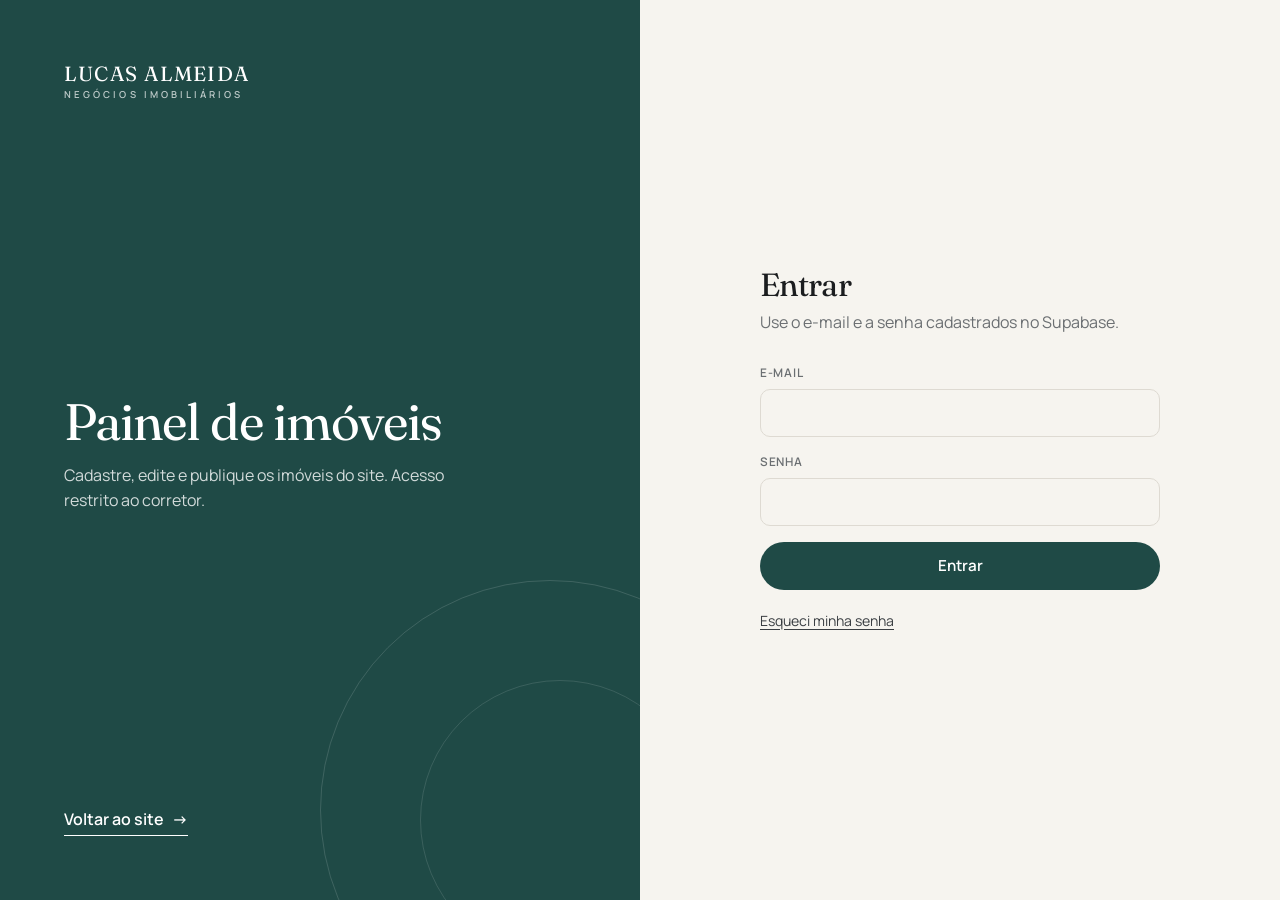
<file: admin/index.html>
<!doctype html>
<html lang="pt-BR">
<head>
  <meta charset="utf-8">
  <meta name="viewport" content="width=device-width, initial-scale=1, viewport-fit=cover">
  <meta name="robots" content="noindex, nofollow">
  <title>Entrar · Painel Lucas Almeida</title>
  <meta name="theme-color" content="#1b1d1f">
  <link rel="preconnect" href="https://fonts.googleapis.com">
  <link rel="preconnect" href="https://fonts.gstatic.com" crossorigin>
  <link href="https://fonts.googleapis.com/css2?family=Fraunces:ital,opsz,wght@0,9..144,300..500;1,9..144,300..500&family=Manrope:wght@400;500;600;700&display=swap" rel="stylesheet">
  <link rel="stylesheet" href="../assets/css/style.css">
  <link rel="stylesheet" href="../assets/css/admin.css">
</head>
<body class="admin-login" data-admin="login">
<div class="auth">
  <aside class="auth__side">
    <a class="logo" href="../index.html"><span class="logo__name">LUCAS ALMEIDA</span><span class="logo__tag">NEGÓCIOS IMOBILIÁRIOS</span></a>
    <div>
      <h1>Painel de imóveis</h1>
      <p>Cadastre, edite e publique os imóveis do site. Acesso restrito ao corretor.</p>
    </div>
    <a class="link-arrow" href="../index.html" style="color:#fff;align-self:flex-start">Voltar ao site <span>→</span></a>
  </aside>
  <main class="auth__main">
    <div class="auth__box">

      <section id="view-login">
        <h2>Entrar</h2>
        <p>Use o e-mail e a senha cadastrados no Supabase.</p>
        <form id="login-form" novalidate>
          <div class="form-msg form-msg--error" id="login-msg" role="alert" hidden></div>
          <div class="field">
            <label for="l-email">E-mail</label>
            <input class="input" id="l-email" name="email" type="email" autocomplete="username" required>
          </div>
          <div class="field">
            <label for="l-senha">Senha</label>
            <input class="input" id="l-senha" name="senha" type="password" autocomplete="current-password" required>
          </div>
          <button class="btn btn--primary btn--block" type="submit">Entrar</button>
          <div class="auth__links"><button type="button" data-view="reset">Esqueci minha senha</button></div>
        </form>
      </section>

      <section id="view-reset" hidden>
        <h2>Recuperar senha</h2>
        <p>Enviaremos um link para você criar uma nova senha.</p>
        <form id="reset-form" novalidate>
          <div class="form-msg" id="reset-msg" role="status" hidden></div>
          <div class="field">
            <label for="r-email">E-mail</label>
            <input class="input" id="r-email" name="email" type="email" autocomplete="username" required>
          </div>
          <button class="btn btn--primary btn--block" type="submit">Enviar link</button>
          <div class="auth__links"><button type="button" data-view="login">Voltar para o login</button></div>
        </form>
      </section>

      <section id="view-nova" hidden>
        <h2>Nova senha</h2>
        <p>Escolha uma senha com pelo menos 8 caracteres.</p>
        <form id="nova-form" novalidate>
          <div class="form-msg" id="nova-msg" role="status" hidden></div>
          <div class="field">
            <label for="n-senha">Nova senha</label>
            <input class="input" id="n-senha" name="senha" type="password" autocomplete="new-password" minlength="8" required>
          </div>
          <div class="field">
            <label for="n-senha2">Repita a nova senha</label>
            <input class="input" id="n-senha2" name="senha2" type="password" autocomplete="new-password" minlength="8" required>
          </div>
          <button class="btn btn--primary btn--block" type="submit">Salvar nova senha</button>
        </form>
      </section>

    </div>
  </main>
</div>
<script src="../assets/js/config.js"></script>
<script src="../assets/vendor/supabase-js-2.117.2.js"></script>
<script src="../assets/js/admin.js"></script>
</body>
</html>
</file>
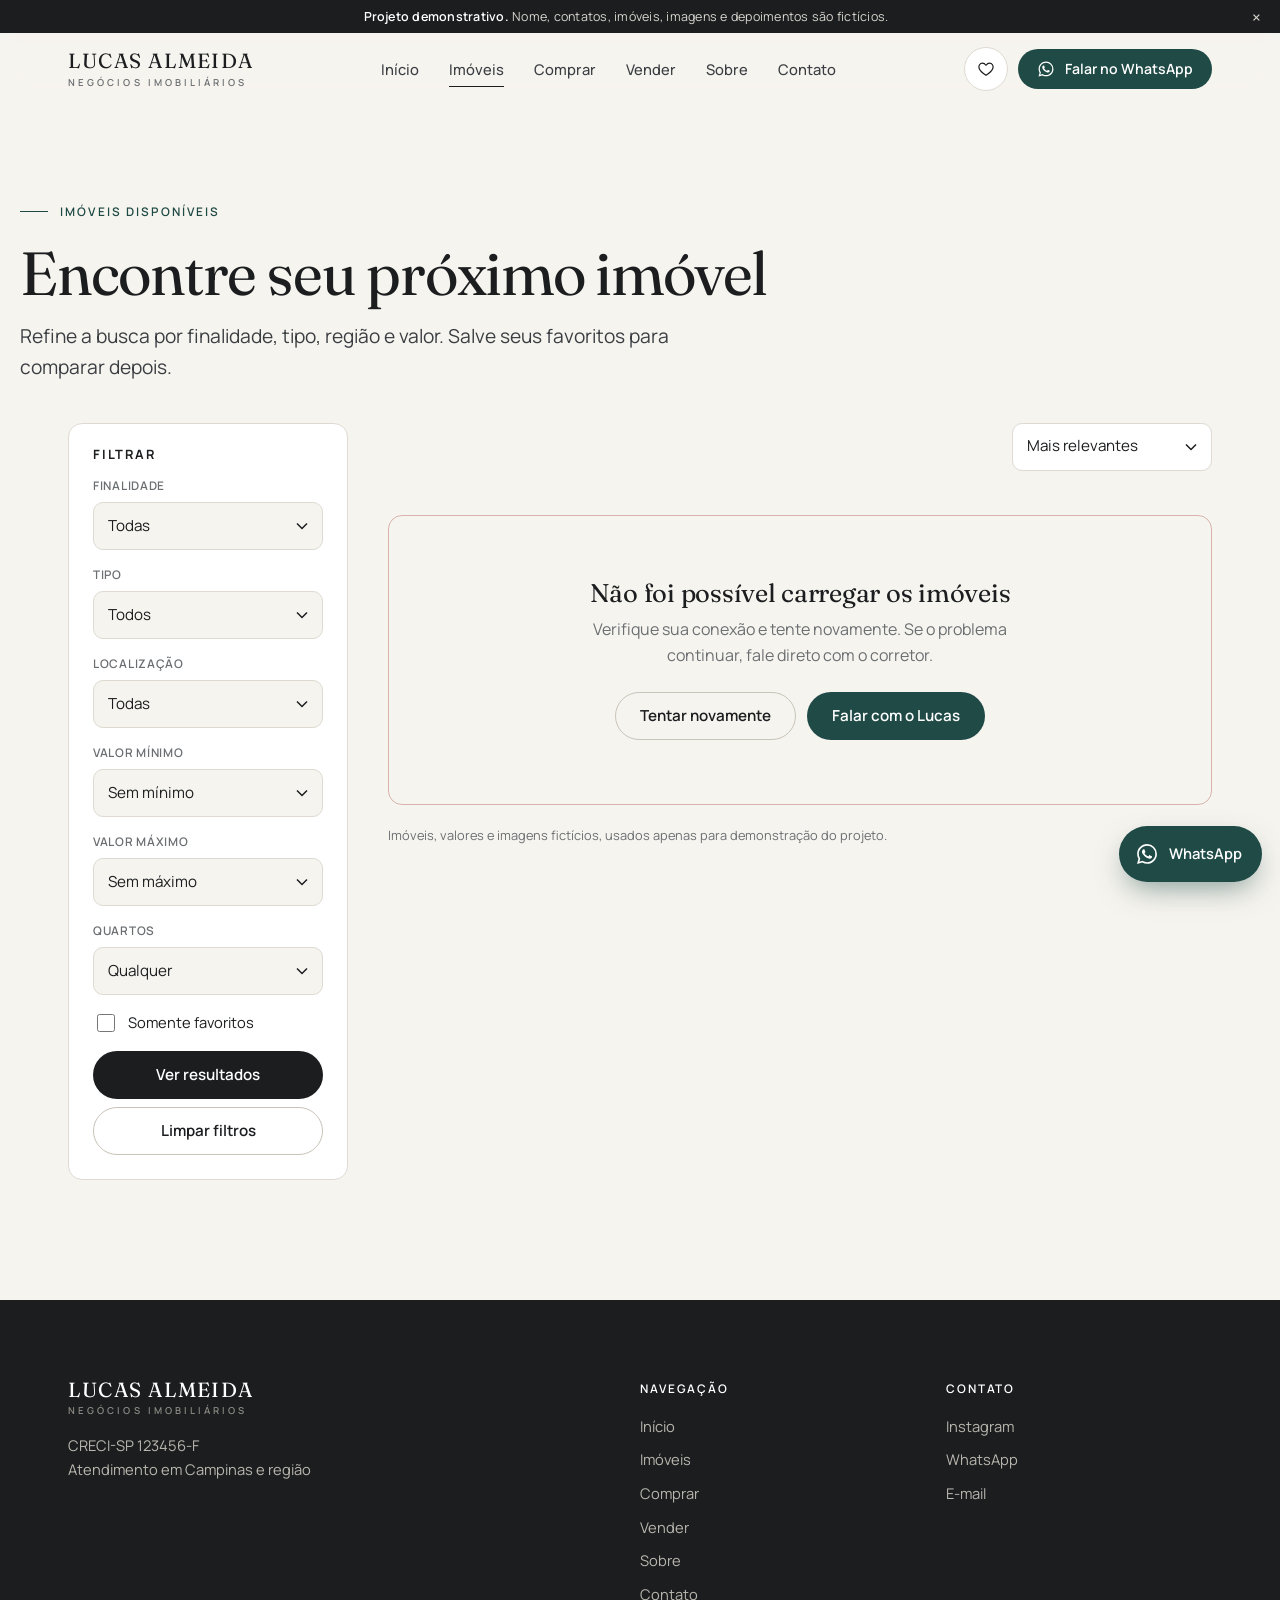
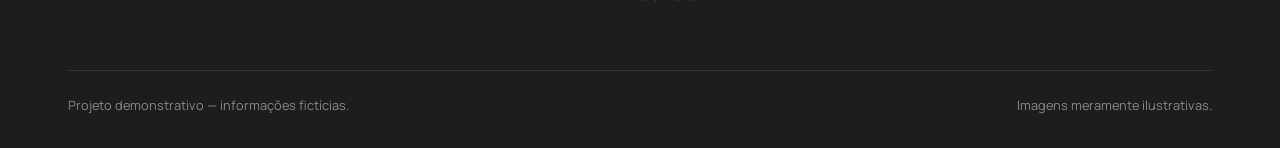
<file: imoveis.html>
<!doctype html>
<html lang="pt-BR" class="no-js">
<head>
  <meta charset="utf-8">
  <meta name="viewport" content="width=device-width, initial-scale=1, viewport-fit=cover">
  <title>Imóveis · Lucas Almeida</title>
  <meta name="description" content="Projeto demonstrativo: imóveis fictícios à venda em Campinas e região.">
  <meta name="theme-color" content="#f6f4ef">
  <link rel="preconnect" href="https://fonts.googleapis.com">
  <link rel="preconnect" href="https://fonts.gstatic.com" crossorigin>
  <link href="https://fonts.googleapis.com/css2?family=Fraunces:ital,opsz,wght@0,9..144,300..500;1,9..144,300..500&family=Manrope:wght@400;500;600;700&display=swap" rel="stylesheet">
  <link rel="stylesheet" href="assets/css/style.css">
</head>
<body data-page="imoveis">
<main>
  <div class="container page-head">
    <span class="chapter">Imóveis disponíveis</span>
    <h1>Encontre seu próximo imóvel</h1>
    <p class="lead">Refine a busca por finalidade, tipo, região e valor. Salve seus favoritos para comparar depois.</p>
  </div>
  <div class="container listing">
    <form class="filters" id="filters" aria-label="Filtros de imóveis">
      <h2>Filtrar</h2>
      <button class="filters__close" type="button" aria-label="Fechar filtros">×</button>
      <div class="field">
        <label for="f-finalidade">Finalidade</label>
        <select class="select" id="f-finalidade" name="finalidade"><option value="">Todas</option><option value="comprar">Comprar</option><option value="alugar">Alugar</option></select>
      </div>
      <div class="field">
        <label for="f-tipo">Tipo</label>
        <select class="select" id="f-tipo" name="tipo"><option value="">Todos</option><option>Casa</option><option>Apartamento</option><option>Terreno</option><option>Comercial</option></select>
      </div>
      <div class="field">
        <label for="f-local">Localização</label>
        <select class="select" id="f-local" name="local"><option value="">Todas</option><option>Campinas</option><option>Valinhos</option><option>Vinhedo</option><option>Sumaré</option><option>Paulínia</option></select>
      </div>
      <div class="field">
        <label for="f-min">Valor mínimo</label>
        <select class="select" id="f-min" name="min"><option value="">Sem mínimo</option><option value="300000">R$ 300 mil</option><option value="500000">R$ 500 mil</option><option value="750000">R$ 750 mil</option><option value="1000000">R$ 1 milhão</option><option value="1500000">R$ 1,5 milhão</option></select>
      </div>
      <div class="field">
        <label for="f-max">Valor máximo</label>
        <select class="select" id="f-max" name="max"><option value="">Sem máximo</option><option value="500000">R$ 500 mil</option><option value="750000">R$ 750 mil</option><option value="1000000">R$ 1 milhão</option><option value="1500000">R$ 1,5 milhão</option><option value="2000000">R$ 2 milhões</option></select>
      </div>
      <div class="field">
        <label for="f-quartos">Quartos</label>
        <select class="select" id="f-quartos" name="quartos"><option value="">Qualquer</option><option value="1">1+</option><option value="2">2+</option><option value="3">3+</option><option value="4">4+</option></select>
      </div>
      <label class="check"><input type="checkbox" name="favoritos" value="1"> Somente favoritos</label>
      <div class="filters__actions">
        <button class="btn btn--dark" type="submit">Ver resultados</button>
        <button class="btn btn--ghost" type="button" data-reset>Limpar filtros</button>
      </div>
    </form>
    <div>
      <div class="toolbar">
        <p class="results-count" id="results-count" aria-live="polite"></p>
        <div style="display:flex;gap:8px;flex:1;justify-content:flex-end">
          <button class="btn btn--ghost btn--sm filters-open" type="button" aria-expanded="false">Filtros</button>
          <label class="sr-only" for="sort">Ordenar</label>
          <select class="select" id="sort">
            <option value="relevancia">Mais relevantes</option>
            <option value="menor">Menor valor</option>
            <option value="maior">Maior valor</option>
            <option value="area">Maior área</option>
          </select>
        </div>
      </div>
      <div class="active-filters" id="active-filters"></div>
      <div class="grid" id="results"></div>
      <p class="note">Imóveis, valores e imagens fictícios, usados apenas para demonstração do projeto.</p>
    </div>
  </div>
  <div class="scrim"></div>
</main>
<script src="assets/js/config.js"></script>
<script src="assets/js/data.js"></script>
<script src="assets/js/api.js"></script>
<script src="assets/js/main.js"></script>
</body>
</html>
</file>
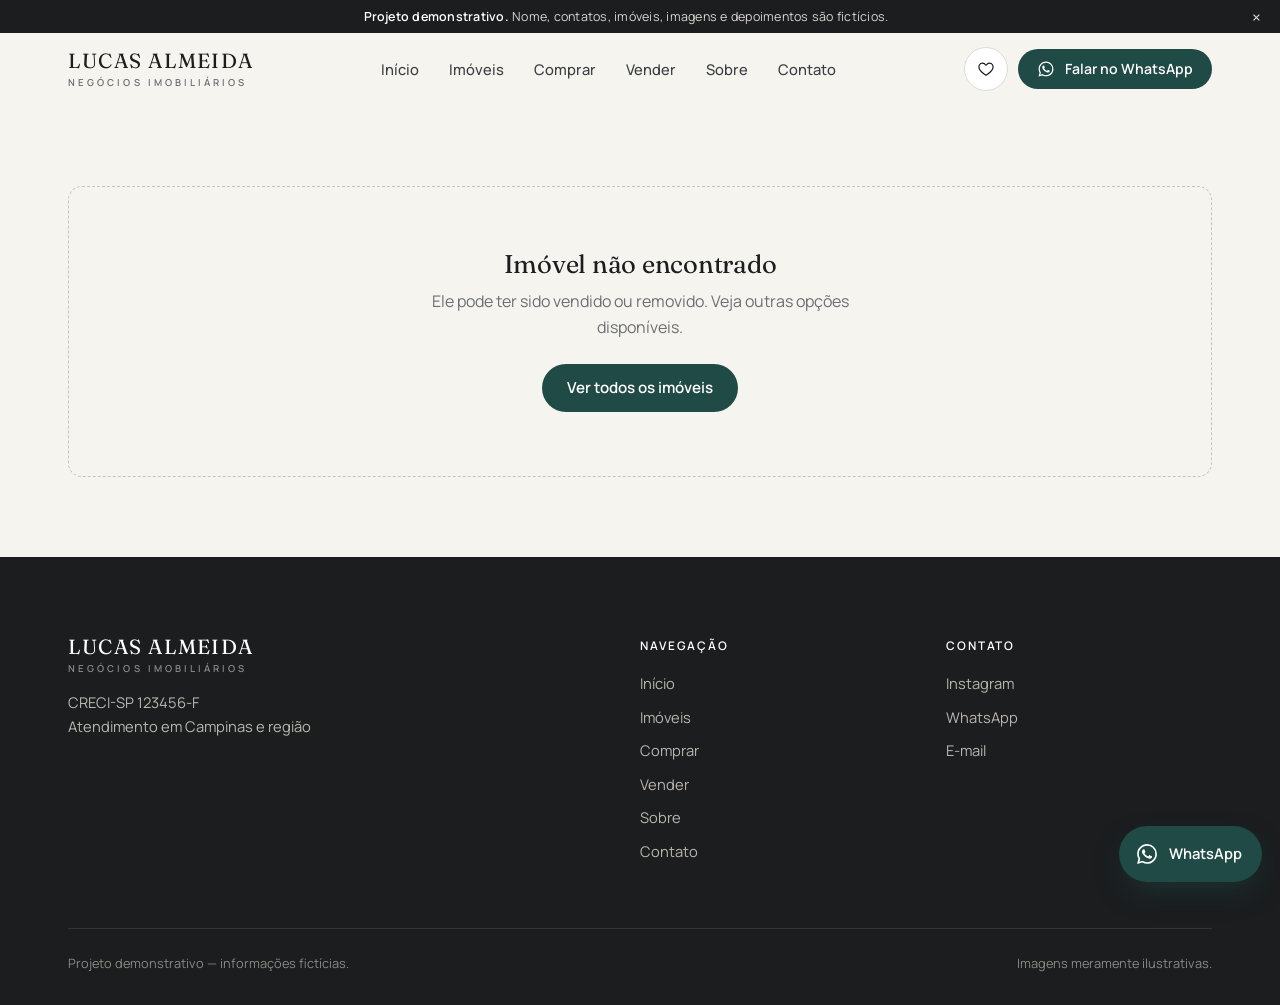
<file: imovel.html>
<!doctype html>
<html lang="pt-BR" class="no-js">
<head>
  <meta charset="utf-8">
  <meta name="viewport" content="width=device-width, initial-scale=1, viewport-fit=cover">
  <title>Imóvel · Lucas Almeida</title>
  <meta name="description" content="Projeto demonstrativo: detalhes de imóvel fictício.">
  <meta name="theme-color" content="#f6f4ef">
  <link rel="preconnect" href="https://fonts.googleapis.com">
  <link rel="preconnect" href="https://fonts.gstatic.com" crossorigin>
  <link href="https://fonts.googleapis.com/css2?family=Fraunces:ital,opsz,wght@0,9..144,300..500;1,9..144,300..500&family=Manrope:wght@400;500;600;700&display=swap" rel="stylesheet">
  <link rel="stylesheet" href="assets/css/style.css">
</head>
<body data-page="imovel">
<main id="property"></main>

<div class="lightbox" id="lightbox" role="dialog" aria-modal="true" aria-label="Galeria de fotos">
  <div class="lightbox__top"><span data-lb-count></span><button class="icon-btn" type="button" data-lb-close aria-label="Fechar galeria">×</button></div>
  <div class="lightbox__stage"><img alt=""></div>
  <button class="lightbox__nav lightbox__nav--prev" type="button" data-lb-prev aria-label="Foto anterior">←</button>
  <button class="lightbox__nav lightbox__nav--next" type="button" data-lb-next aria-label="Próxima foto">→</button>
  <div class="lightbox__thumbs"></div>
</div>

<div class="modal" id="visit-modal" role="dialog" aria-modal="true" aria-labelledby="visit-title">
  <div class="modal__panel">
    <button class="icon-btn" type="button" data-modal-close aria-label="Fechar">×</button>
    <h2 id="visit-title">Agendar visita</h2>
    <p class="muted" data-visit-title></p>
    <form class="form" id="visit-form" novalidate>
      <div class="field field--full">
        <label for="v-nome">Seu nome</label>
        <input class="input" id="v-nome" name="nome" autocomplete="name" data-required aria-describedby="v-nome-err">
        <span class="field-error" id="v-nome-err" aria-live="polite"></span>
      </div>
      <div class="field">
        <label for="v-data">Data sugerida</label>
        <input class="input" id="v-data" name="data" type="date" data-required aria-describedby="v-data-err">
        <span class="field-error" id="v-data-err" aria-live="polite"></span>
      </div>
      <div class="field">
        <label for="v-periodo">Período</label>
        <select class="select" id="v-periodo" name="periodo"><option>Manhã</option><option>Tarde</option><option>Início da noite</option></select>
      </div>
      <div class="form__foot">
        <button class="btn btn--primary btn--block" type="submit">Enviar pedido pelo WhatsApp</button>
        <p class="form__hint">A confirmação do horário é feita diretamente com o corretor. Demonstração: nenhum dado é armazenado.</p>
      </div>
    </form>
  </div>
</div>
<script src="assets/js/config.js"></script>
<script src="assets/js/data.js"></script>
<script src="assets/js/api.js"></script>
<script src="assets/js/main.js"></script>
</body>
</html>
</file>
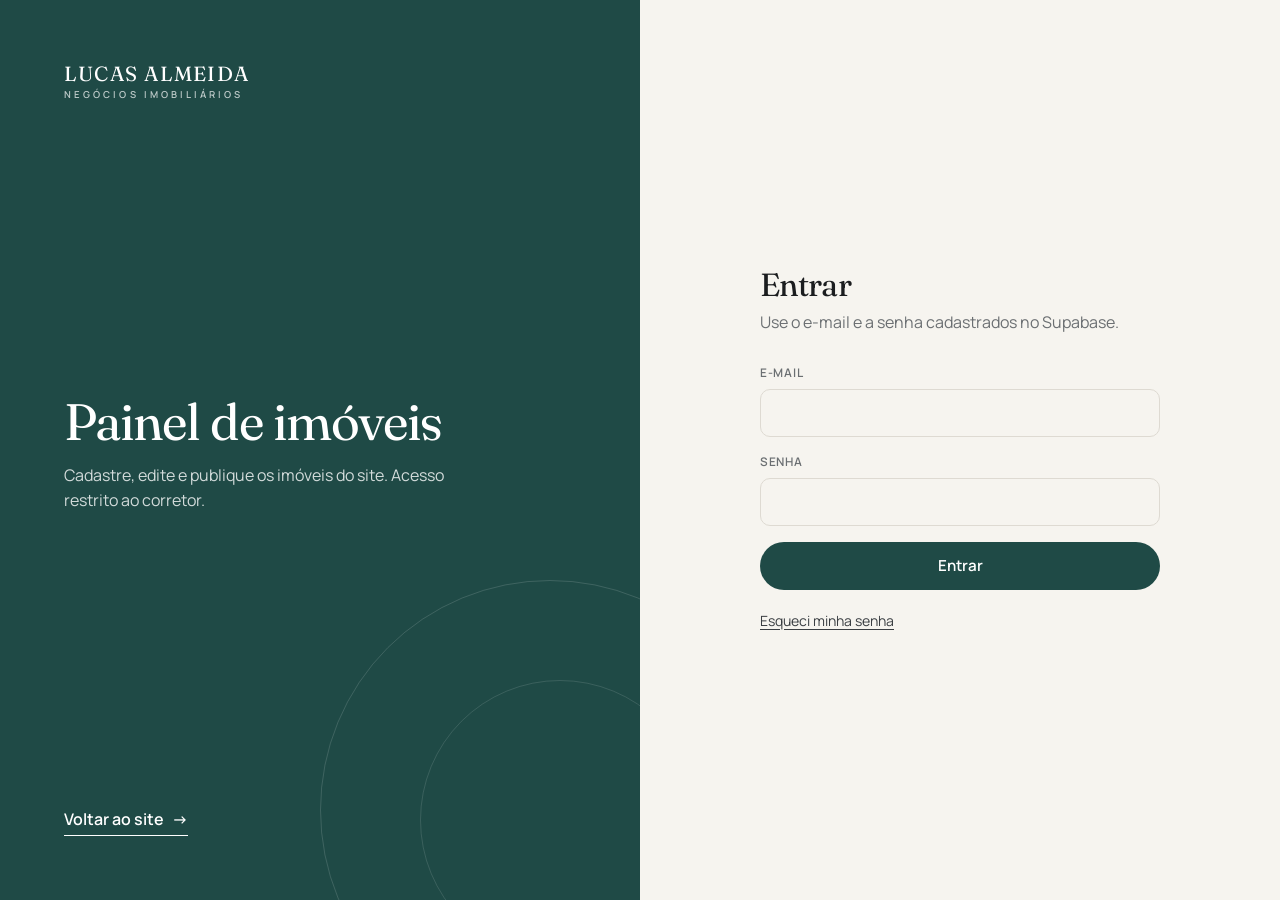
<file: admin/imoveis.html>
<!doctype html>
<html lang="pt-BR">
<head>
  <meta charset="utf-8">
  <meta name="viewport" content="width=device-width, initial-scale=1, viewport-fit=cover">
  <meta name="robots" content="noindex, nofollow">
  <title>Imóveis · Painel Lucas Almeida</title>
  <meta name="theme-color" content="#1b1d1f">
  <link rel="preconnect" href="https://fonts.googleapis.com">
  <link rel="preconnect" href="https://fonts.gstatic.com" crossorigin>
  <link href="https://fonts.googleapis.com/css2?family=Fraunces:ital,opsz,wght@0,9..144,300..500;1,9..144,300..500&family=Manrope:wght@400;500;600;700&display=swap" rel="stylesheet">
  <link rel="stylesheet" href="../assets/css/style.css">
  <link rel="stylesheet" href="../assets/css/admin.css">
</head>
<body class="admin is-checking" data-admin="imoveis">
<div class="admin-gate" aria-live="polite">Verificando acesso…</div>
<main class="adm-main">
  <div class="container">
    <div class="adm-head">
      <div><span class="chapter">Painel</span><h1>Imóveis</h1></div>
      <div class="adm-head__actions"><a class="btn btn--primary" href="imovel.html">+ Novo imóvel</a></div>
    </div>
    <div class="toolbar-adm" role="search">
      <div class="field field--search">
        <label class="sr-only" for="q">Buscar</label>
        <input class="input" id="q" type="search" placeholder="Buscar por título, código, bairro ou cidade">
      </div>
      <div class="field">
        <label class="sr-only" for="f-status">Situação</label>
        <select class="select" id="f-status">
          <option value="">Todas as situações</option>
          <option value="disponivel">Disponível</option>
          <option value="reservado">Reservado</option>
          <option value="vendido">Vendido</option>
          <option value="alugado">Alugado</option>
        </select>
      </div>
      <div class="field">
        <label class="sr-only" for="f-pub">Publicação</label>
        <select class="select" id="f-pub">
          <option value="">Publicados e rascunhos</option>
          <option value="1">Somente publicados</option>
          <option value="0">Somente rascunhos</option>
          <option value="destaque">Somente destaques</option>
        </select>
      </div>
    </div>
    <p class="result-line" id="result-line" aria-live="polite"></p>
    <section class="panel" id="list-panel"></section>
  </div>
</main>
<script src="../assets/js/config.js"></script>
<script src="../assets/vendor/supabase-js-2.117.2.js"></script>
<script src="../assets/js/admin.js"></script>
</body>
</html>
</file>
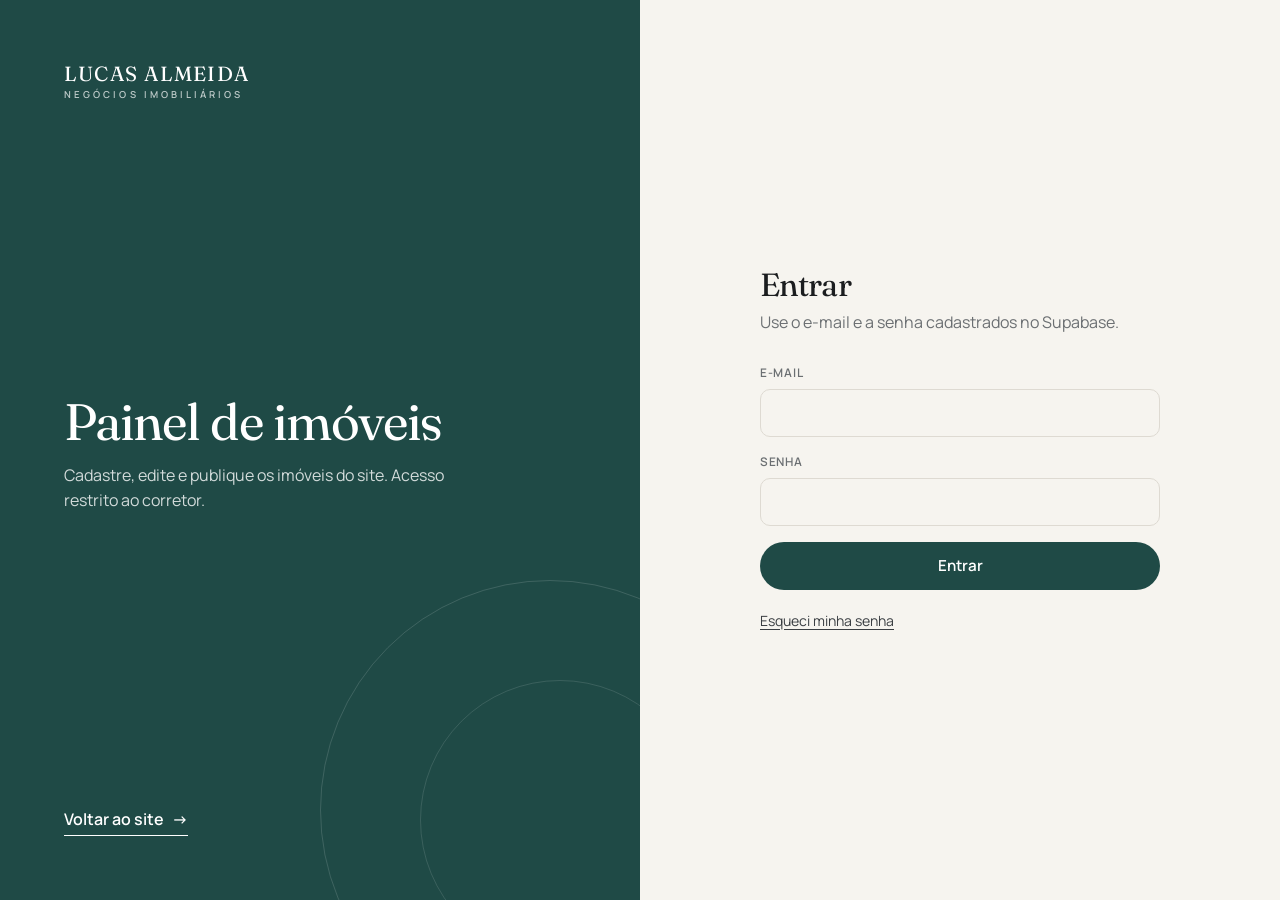
<file: admin/imovel.html>
<!doctype html>
<html lang="pt-BR">
<head>
  <meta charset="utf-8">
  <meta name="viewport" content="width=device-width, initial-scale=1, viewport-fit=cover">
  <meta name="robots" content="noindex, nofollow">
  <title>Imóvel · Painel Lucas Almeida</title>
  <meta name="theme-color" content="#1b1d1f">
  <link rel="preconnect" href="https://fonts.googleapis.com">
  <link rel="preconnect" href="https://fonts.gstatic.com" crossorigin>
  <link href="https://fonts.googleapis.com/css2?family=Fraunces:ital,opsz,wght@0,9..144,300..500;1,9..144,300..500&family=Manrope:wght@400;500;600;700&display=swap" rel="stylesheet">
  <link rel="stylesheet" href="../assets/css/style.css">
  <link rel="stylesheet" href="../assets/css/admin.css">
</head>
<body class="admin is-checking" data-admin="imovel">
<div class="admin-gate" aria-live="polite">Verificando acesso…</div>
<main class="adm-main">
  <div class="container">
    <div class="adm-head">
      <div>
        <span class="chapter"><a href="imoveis.html" style="color:inherit;text-decoration:none">← Imóveis</a></span>
        <h1 id="form-title">Novo imóvel</h1>
        <p id="form-sub">Preencha os dados e salve. As fotos podem ser adicionadas antes de salvar.</p>
      </div>
    </div>

    <form id="imovel-form" class="edit-layout" novalidate>
      <div class="form-sections">
        <div class="form-alert" id="form-alert" role="alert" hidden></div>

        <section class="panel">
          <div class="panel__head"><h2>Informações básicas</h2></div>
          <div class="panel__body fgrid">
            <div class="field field--full">
              <label for="titulo">Título <span class="req">*</span></label>
              <input class="input" id="titulo" name="titulo" maxlength="120" required placeholder="Ex.: Casa contemporânea">
              <span class="field-error" id="titulo-err"></span>
            </div>
            <div class="field">
              <label for="tipo">Tipo <span class="req">*</span></label>
              <select class="select" id="tipo" name="tipo" required>
                <option value="Casa">Casa</option><option value="Apartamento">Apartamento</option><option value="Terreno">Terreno</option><option value="Comercial">Comercial</option>
              </select>
            </div>
            <div class="field">
              <span>Finalidade <span class="req">*</span></span>
              <div class="segmented segmented--form" role="radiogroup" aria-label="Finalidade">
                <label><input type="radio" name="finalidade" value="comprar" checked><span>Venda</span></label>
                <label><input type="radio" name="finalidade" value="alugar"><span>Aluguel</span></label>
              </div>
            </div>
            <div class="field">
              <label for="codigo">Código <span class="req">*</span> <span class="hint">identificação interna</span></label>
              <input class="input" id="codigo" name="codigo" maxlength="20" required placeholder="LA-107">
              <span class="field-error" id="codigo-err"></span>
            </div>
            <div class="field">
              <label for="slug">Endereço da página <span class="req">*</span> <span class="hint">gerado pelo título</span></label>
              <input class="input" id="slug" name="slug" maxlength="90" required placeholder="casa-contemporanea-campinas">
              <span class="field-error" id="slug-err"></span>
            </div>
          </div>
        </section>

        <section class="panel">
          <div class="panel__head"><h2>Valores</h2></div>
          <div class="panel__body fgrid fgrid--3">
            <div class="field">
              <label for="preco"><span id="preco-label">Preço de venda</span> <span class="req">*</span></label>
              <div class="input-prefix"><span>R$</span><input class="input" id="preco" name="preco" inputmode="numeric" required data-money placeholder="0"></div>
              <span class="field-error" id="preco-err"></span>
            </div>
            <div class="field">
              <label for="condominio_valor">Condomínio <span class="hint">por mês</span></label>
              <div class="input-prefix"><span>R$</span><input class="input" id="condominio_valor" name="condominio_valor" inputmode="numeric" data-money placeholder="—"></div>
            </div>
            <div class="field">
              <label for="iptu">IPTU <span class="hint">por ano</span></label>
              <div class="input-prefix"><span>R$</span><input class="input" id="iptu" name="iptu" inputmode="numeric" data-money placeholder="—"></div>
            </div>
          </div>
        </section>

        <section class="panel">
          <div class="panel__head"><h2>Localização</h2></div>
          <div class="panel__body fgrid">
            <div class="field">
              <label for="cidade">Cidade <span class="req">*</span></label>
              <input class="input" id="cidade" name="cidade" list="cidades" maxlength="80" required>
              <datalist id="cidades"><option value="Campinas"><option value="Valinhos"><option value="Vinhedo"><option value="Sumaré"><option value="Paulínia"></datalist>
              <span class="field-error" id="cidade-err"></span>
            </div>
            <div class="field">
              <label for="bairro">Bairro</label>
              <input class="input" id="bairro" name="bairro" maxlength="80">
            </div>
            <div class="field">
              <label for="lat">Latitude <span class="hint">para o mapa aproximado</span></label>
              <input class="input" id="lat" name="lat" inputmode="decimal" placeholder="ex.: -22.9056">
              <span class="field-error" id="lat-err"></span>
            </div>
            <div class="field">
              <label for="lng">Longitude</label>
              <input class="input" id="lng" name="lng" inputmode="decimal" placeholder="ex.: -47.0608">
              <span class="field-error" id="lng-err"></span>
            </div>
            <p class="hint field--full" style="font-size:.8rem;color:var(--muted)">No Google Maps, toque e segure no local e copie as coordenadas. Você pode colar “-22.90, -47.06” direto no campo Latitude.</p>
          </div>
        </section>

        <section class="panel">
          <div class="panel__head"><h2>Características</h2></div>
          <div class="panel__body fgrid fgrid--5">
            <div class="field" data-hide-for="Terreno Comercial"><label for="quartos">Quartos</label><input class="input" id="quartos" name="quartos" type="number" min="0" max="50" inputmode="numeric" value="0"></div>
            <div class="field" data-hide-for="Terreno Comercial"><label for="suites">Suítes</label><input class="input" id="suites" name="suites" type="number" min="0" max="50" inputmode="numeric" value="0"></div>
            <div class="field" data-hide-for="Terreno"><label for="banheiros">Banheiros</label><input class="input" id="banheiros" name="banheiros" type="number" min="0" max="50" inputmode="numeric" value="0"></div>
            <div class="field" data-hide-for="Terreno"><label for="vagas">Vagas</label><input class="input" id="vagas" name="vagas" type="number" min="0" max="50" inputmode="numeric" value="0"></div>
            <div class="field"><label for="area">Área (m²)</label><input class="input" id="area" name="area" inputmode="decimal" placeholder="0"><span class="field-error" id="area-err"></span></div>
          </div>
        </section>

        <section class="panel">
          <div class="panel__head"><h2>Descrição</h2></div>
          <div class="panel__body fgrid">
            <div class="field field--full">
              <label for="resumo">Resumo <span class="hint">uma frase curta</span></label>
              <input class="input" id="resumo" name="resumo" maxlength="160">
              <span class="counter" data-counter="resumo"></span>
            </div>
            <div class="field field--full">
              <label for="descricao">Descrição completa <span class="hint">deixe uma linha em branco entre os parágrafos</span></label>
              <textarea class="textarea" id="descricao" name="descricao" rows="8"></textarea>
            </div>
            <div class="field">
              <label for="caracteristicas">Características do imóvel <span class="hint">uma por linha</span></label>
              <textarea class="textarea" id="caracteristicas" name="caracteristicas" rows="7" placeholder="Ex.: Cozinha planejada&#10;Área gourmet"></textarea>
            </div>
            <div class="field">
              <label for="itens_condominio">Itens do condomínio <span class="hint">uma por linha · opcional</span></label>
              <textarea class="textarea" id="itens_condominio" name="itens_condominio" rows="7" placeholder="Ex.: Portaria 24h&#10;Piscina"></textarea>
            </div>
          </div>
        </section>

        <section class="panel">
          <div class="panel__head"><h2>Fotos</h2><span class="result-line" id="photo-count" style="margin:0"></span></div>
          <div class="panel__body">
            <label class="dropzone" id="dropzone">
              <input type="file" id="photo-input" accept="image/jpeg,image/png,image/webp,image/avif" multiple>
              <strong>Adicionar fotos</strong>
              <span>Toque para escolher ou arraste as imagens aqui · JPG, PNG ou WebP</span>
            </label>
            <ul class="photos" id="photos"></ul>
            <p class="photos-note">A primeira foto é a capa do imóvel. As imagens são otimizadas antes do envio (até 1920 px, formato WebP).</p>
          </div>
        </section>
      </div>

      <aside class="edit-side">
        <section class="panel">
          <div class="panel__head"><h2>Publicação</h2></div>
          <div class="panel__body" style="display:grid;gap:18px">
            <label class="switch"><input type="checkbox" id="publicado" name="publicado"><span class="switch__track"></span><span>Publicado no site</span></label>
            <div class="field">
              <label for="status">Situação</label>
              <select class="select" id="status" name="status">
                <option value="disponivel">Disponível</option><option value="reservado">Reservado</option><option value="vendido">Vendido</option><option value="alugado">Alugado</option>
              </select>
            </div>
            <label class="switch"><input type="checkbox" id="destaque" name="destaque"><span class="switch__track"></span><span>Imóvel em destaque na página inicial</span></label>
            <div class="fgrid" id="destaque-extra" style="gap:12px">
              <div class="field"><label for="destaque_rotulo">Selo <span class="hint">opcional</span></label><input class="input" id="destaque_rotulo" name="destaque_rotulo" maxlength="24" placeholder="Exclusivo"></div>
              <div class="field"><label for="destaque_ordem">Ordem</label><input class="input" id="destaque_ordem" name="destaque_ordem" type="number" min="0" max="999" inputmode="numeric"></div>
            </div>
            <div class="side-actions">
              <button class="btn btn--primary btn--block" type="submit" id="save-btn">Salvar imóvel</button>
              <a class="btn btn--ghost btn--block" id="view-btn" href="#" target="_blank" rel="noopener" hidden>Ver no site ↗</a>
              <p class="save-state" id="save-state" aria-live="polite"></p>
            </div>
          </div>
        </section>
        <section class="panel danger-zone" id="danger" hidden>
          <div class="panel__body" style="display:grid;gap:10px">
            <p style="font-size:.88rem;color:var(--muted)">Excluir remove o imóvel e todas as fotos. Não é possível desfazer.</p>
            <button class="btn btn--danger btn--block" type="button" id="delete-btn">Excluir imóvel</button>
          </div>
        </section>
      </aside>
    </form>
  </div>
</main>
<script src="../assets/js/config.js"></script>
<script src="../assets/vendor/supabase-js-2.117.2.js"></script>
<script src="../assets/js/admin.js"></script>
</body>
</html>
</file>
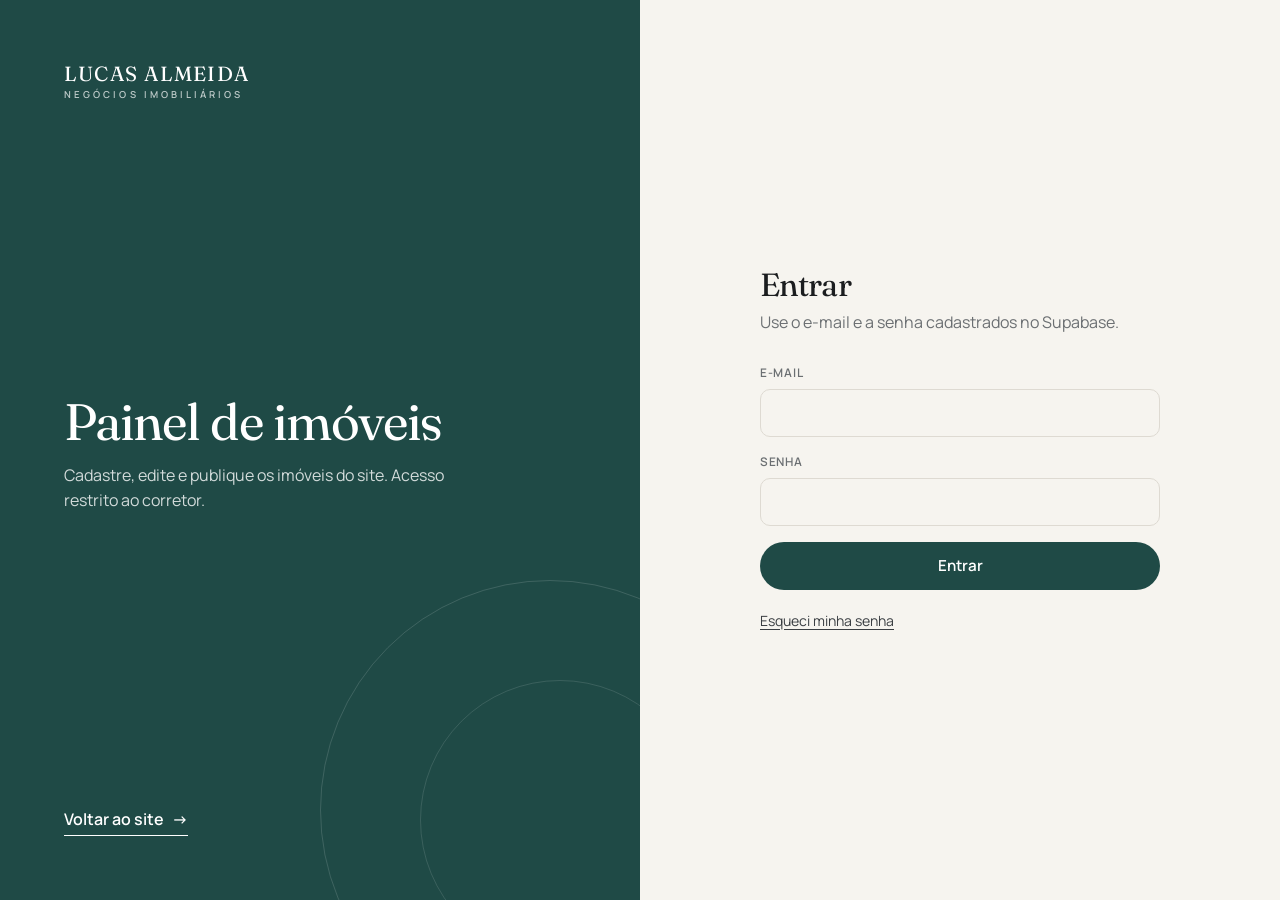
<file: admin/painel.html>
<!doctype html>
<html lang="pt-BR">
<head>
  <meta charset="utf-8">
  <meta name="viewport" content="width=device-width, initial-scale=1, viewport-fit=cover">
  <meta name="robots" content="noindex, nofollow">
  <title>Visão geral · Painel Lucas Almeida</title>
  <meta name="theme-color" content="#1b1d1f">
  <link rel="preconnect" href="https://fonts.googleapis.com">
  <link rel="preconnect" href="https://fonts.gstatic.com" crossorigin>
  <link href="https://fonts.googleapis.com/css2?family=Fraunces:ital,opsz,wght@0,9..144,300..500;1,9..144,300..500&family=Manrope:wght@400;500;600;700&display=swap" rel="stylesheet">
  <link rel="stylesheet" href="../assets/css/style.css">
  <link rel="stylesheet" href="../assets/css/admin.css">
</head>
<body class="admin is-checking" data-admin="painel">
<div class="admin-gate" aria-live="polite">Verificando acesso…</div>
<main class="adm-main">
  <div class="container">
    <div class="adm-head">
      <div><span class="chapter">Painel</span><h1>Visão geral</h1><p id="dash-hello"></p></div>
      <div class="adm-head__actions"><a class="btn btn--primary" href="imovel.html">+ Novo imóvel</a></div>
    </div>
    <div class="stats" id="stats" aria-live="polite"></div>
    <div class="dash-grid">
      <section class="panel">
        <div class="panel__head"><h2>Atualizados recentemente</h2><a class="link-arrow" href="imoveis.html">Ver todos <span>→</span></a></div>
        <div id="recent"></div>
      </section>
      <div style="display:grid;gap:20px">
        <section class="panel">
          <div class="panel__head"><h2>Situação dos imóveis</h2></div>
          <div class="panel__body"><ul class="status-bars" id="status-bars"></ul></div>
        </section>
        <section class="panel">
          <div class="panel__head"><h2>Pendências</h2></div>
          <div class="panel__body"><ul class="todo" id="todo"></ul></div>
        </section>
      </div>
    </div>
  </div>
</main>
<script src="../assets/js/config.js"></script>
<script src="../assets/vendor/supabase-js-2.117.2.js"></script>
<script src="../assets/js/admin.js"></script>
</body>
</html>
</file>
<file: assets/css/style.css>
/* =========================================================
   Lucas Almeida — Negócios Imobiliários (projeto demonstrativo)
   ========================================================= */

:root {
  --bg: #f6f4ef;
  --surface: #ffffff;
  --surface-2: #eeebe4;
  --ink: #1b1d1f;
  --ink-2: #3a3e42;
  --muted: #6b6f72;
  --line: #dedad2;
  --line-strong: #c9c4b9;
  --accent: #1f4a46;
  --accent-ink: #ffffff;
  --accent-soft: #e3ebe8;
  --danger: #a4372b;

  --serif: "Fraunces", Georgia, "Times New Roman", serif;
  --sans: "Manrope", system-ui, -apple-system, "Segoe UI", sans-serif;

  --radius: 14px;
  --radius-sm: 10px;
  --shadow: 0 1px 2px rgba(20, 22, 24, .04), 0 12px 32px -12px rgba(20, 22, 24, .14);
  --ease: cubic-bezier(.2, .7, .2, 1);

  --gutter: clamp(16px, 4vw, 48px);
  --max: 1240px;
  --header-h: 72px;
}

*, *::before, *::after { box-sizing: border-box; }
html { scroll-behavior: smooth; scroll-padding-top: calc(var(--header-h) + 16px); -webkit-text-size-adjust: 100%; }
body {
  margin: 0;
  background: var(--bg);
  color: var(--ink);
  font-family: var(--sans);
  font-size: 16px;
  line-height: 1.6;
  -webkit-font-smoothing: antialiased;
  overflow-x: hidden;
}
img { display: block; max-width: 100%; }
a { color: inherit; }
button, input, select, textarea { font: inherit; color: inherit; }
button { cursor: pointer; }
:focus-visible { outline: 2px solid var(--accent); outline-offset: 3px; border-radius: 4px; }
.sr-only { position: absolute; width: 1px; height: 1px; overflow: hidden; clip: rect(0 0 0 0); white-space: nowrap; }

.container { width: 100%; max-width: var(--max); margin: 0 auto; padding: 0 var(--gutter); }
.section { padding: clamp(72px, 10vw, 136px) 0; }
.section--tight { padding: clamp(56px, 7vw, 96px) 0; }
.section--dark { background: var(--ink); color: #eceae4; }
.section--alt { background: var(--surface-2); }

/* ---------- Tipografia ---------- */
h1, h2, h3 { font-family: var(--serif); font-weight: 400; letter-spacing: -0.02em; line-height: 1.08; margin: 0; }
h1 { font-size: clamp(2.4rem, 6.4vw, 4.9rem); }
h2 { font-size: clamp(2rem, 4.4vw, 3.3rem); }
h3 { font-size: 1.35rem; letter-spacing: -0.01em; }
p { margin: 0; }
.lead { font-size: clamp(1.05rem, 1.6vw, 1.2rem); color: var(--ink-2); max-width: 56ch; }
.muted { color: var(--muted); }

/* Assinatura: rótulos de "capítulo" */
.chapter {
  display: inline-flex; align-items: center; gap: 12px;
  font-size: .74rem; font-weight: 600; letter-spacing: .18em; text-transform: uppercase;
  color: var(--accent); margin-bottom: 20px;
}
.chapter::before { content: ""; width: 28px; height: 1px; background: currentColor; }
.section--dark .chapter { color: #9cc1ba; }

.section-head { display: flex; justify-content: space-between; align-items: flex-end; gap: 32px; margin-bottom: clamp(36px, 5vw, 56px); flex-wrap: wrap; }
.section-head p { margin-top: 14px; }

/* ---------- Botões ---------- */
.btn {
  display: inline-flex; align-items: center; justify-content: center; gap: 10px;
  min-height: 48px; padding: 0 24px; border-radius: 999px;
  border: 1px solid transparent; text-decoration: none; font-weight: 600; font-size: .95rem;
  transition: background .25s var(--ease), color .25s var(--ease), border-color .25s var(--ease), transform .25s var(--ease);
  white-space: nowrap;
}
.btn:active { transform: translateY(1px); }
.btn--primary { background: var(--accent); color: var(--accent-ink); }
.btn--primary:hover { background: #163935; }
.btn--dark { background: var(--ink); color: #fff; }
.btn--dark:hover { background: #000; }
.btn--ghost { border-color: var(--line-strong); background: transparent; }
.btn--ghost:hover { border-color: var(--ink); }
.btn--light { background: #fff; color: var(--ink); }
.btn--light:hover { background: var(--surface-2); }
.btn--outline-light { border-color: rgba(255,255,255,.45); color: #fff; }
.btn--outline-light:hover { border-color: #fff; background: rgba(255,255,255,.08); }
.btn--sm { min-height: 40px; padding: 0 18px; font-size: .88rem; }
.btn--block { width: 100%; }
.btn svg { width: 18px; height: 18px; flex: none; }

.link-arrow { display: inline-flex; align-items: center; gap: 8px; font-weight: 600; text-decoration: none; border-bottom: 1px solid currentColor; padding-bottom: 2px; }
.link-arrow span { transition: transform .25s var(--ease); }
.link-arrow:hover span { transform: translateX(4px); }

/* ---------- Faixa demonstrativa ---------- */
.demo-bar {
  background: var(--ink); color: #d9d6cf; font-size: .78rem; letter-spacing: .02em;
  text-align: center; padding: 8px 44px 8px 16px; position: relative; line-height: 1.4;
}
.demo-bar strong { color: #fff; font-weight: 600; }
.demo-bar button { position: absolute; right: 8px; top: 50%; transform: translateY(-50%); background: none; border: 0; color: #d9d6cf; width: 32px; height: 32px; font-size: 18px; line-height: 1; }
.demo-bar[hidden] { display: none; }

/* ---------- Header ---------- */
.header {
  position: sticky; top: 0; z-index: 50;
  background: rgba(246, 244, 239, .88);
  backdrop-filter: saturate(160%) blur(14px);
  -webkit-backdrop-filter: saturate(160%) blur(14px);
  border-bottom: 1px solid transparent;
  transition: border-color .3s var(--ease);
}
.header.is-scrolled { border-color: var(--line); }
.header__inner { display: flex; align-items: center; justify-content: space-between; height: var(--header-h); gap: 24px; }
.logo { text-decoration: none; display: flex; flex-direction: column; line-height: 1; }
.logo__name { font-family: var(--serif); font-size: 1.28rem; letter-spacing: .06em; }
.logo__tag { font-size: .6rem; letter-spacing: .32em; color: var(--muted); margin-top: 6px; font-weight: 600; }
.nav { display: flex; align-items: center; gap: 30px; }
.nav a { text-decoration: none; font-size: .92rem; font-weight: 500; color: var(--ink-2); position: relative; padding: 6px 0; }
.nav a::after { content: ""; position: absolute; left: 0; right: 0; bottom: 0; height: 1px; background: var(--ink); transform: scaleX(0); transform-origin: left; transition: transform .3s var(--ease); }
.nav a:hover::after, .nav a[aria-current="page"]::after { transform: scaleX(1); }
.header__actions { display: flex; align-items: center; gap: 10px; }
.fav-link { position: relative; display: inline-grid; place-items: center; width: 44px; height: 44px; border-radius: 50%; border: 1px solid var(--line); text-decoration: none; background: var(--surface); }
.fav-link svg { width: 18px; height: 18px; }
.fav-link__count { position: absolute; top: -4px; right: -4px; min-width: 20px; height: 20px; padding: 0 5px; border-radius: 10px; background: var(--accent); color: #fff; font-size: .7rem; font-weight: 700; display: grid; place-items: center; }
.fav-link__count[hidden] { display: none; }
.menu-toggle { display: none; width: 44px; height: 44px; border-radius: 50%; border: 1px solid var(--line); background: var(--surface); position: relative; }
.menu-toggle span { position: absolute; left: 13px; right: 13px; height: 1.5px; background: var(--ink); transition: transform .3s var(--ease), opacity .2s; }
.menu-toggle span:nth-child(1) { top: 17px; }
.menu-toggle span:nth-child(2) { top: 25px; }
.menu-open .menu-toggle span:nth-child(1) { transform: translateY(4px) rotate(45deg); }
.menu-open .menu-toggle span:nth-child(2) { transform: translateY(-4px) rotate(-45deg); }

.mobile-nav {
  position: fixed; inset: 0; z-index: 45; background: var(--bg);
  padding: calc(var(--header-h) + 56px) var(--gutter) 32px;
  display: flex; flex-direction: column; gap: 4px;
  opacity: 0; visibility: hidden; transform: translateY(-8px);
  transition: opacity .3s var(--ease), transform .3s var(--ease), visibility .3s;
}
.menu-open .mobile-nav { opacity: 1; visibility: visible; transform: none; }
.mobile-nav a:not(.btn) { font-family: var(--serif); font-size: 2rem; text-decoration: none; padding: 8px 0; border-bottom: 1px solid var(--line); }
.mobile-nav .btn { margin-top: 28px; }
.mobile-nav__meta { margin-top: auto; font-size: .85rem; color: var(--muted); }

@media (max-width: 960px) {
  .nav, .header__actions .btn { display: none; }
  .menu-toggle { display: inline-block; }
}
@media (min-width: 961px) { .mobile-nav { display: none; } }

/* ---------- WhatsApp flutuante ---------- */
.wa-float {
  position: fixed; right: 18px; bottom: 18px; z-index: 40;
  display: inline-flex; align-items: center; gap: 10px;
  height: 56px; padding: 0 20px 0 16px; border-radius: 999px;
  background: var(--accent); color: #fff; text-decoration: none; font-weight: 600; font-size: .92rem;
  box-shadow: 0 12px 30px -8px rgba(31, 74, 70, .55);
  transition: transform .3s var(--ease), opacity .3s;
}
.wa-float:hover { transform: translateY(-2px); }
.wa-float svg { width: 24px; height: 24px; }
@media (max-width: 600px) { .wa-float { padding: 0; width: 56px; justify-content: center; } .wa-float span { display: none; } }
.has-sticky-bar .wa-float { display: none; }

/* ---------- Hero ---------- */
.hero { position: relative; min-height: min(92svh, 860px); display: flex; align-items: flex-end; color: #fff; isolation: isolate; overflow: hidden; }
.hero__media { position: absolute; inset: 0; z-index: -2; }
.hero__media img { width: 100%; height: 100%; object-fit: cover; object-position: center 60%; animation: heroZoom 18s var(--ease) both; }
.hero::after { content: ""; position: absolute; inset: 0; z-index: -1; background: linear-gradient(180deg, rgba(12,14,15,.25) 0%, rgba(12,14,15,.1) 35%, rgba(12,14,15,.72) 100%); }
@keyframes heroZoom { from { transform: scale(1.08); } to { transform: scale(1); } }
.hero__content { padding-top: 120px; padding-bottom: clamp(140px, 16vw, 190px); }
.hero__eyebrow { font-size: .78rem; letter-spacing: .28em; text-transform: uppercase; font-weight: 600; opacity: .9; margin-bottom: 22px; }
.hero h1 { max-width: 15ch; }
.hero h1 em { font-style: italic; }
.hero__sub { margin-top: 22px; font-size: clamp(1.02rem, 1.7vw, 1.2rem); max-width: 46ch; color: rgba(255,255,255,.88); }
.hero__actions { display: flex; gap: 12px; margin-top: 34px; flex-wrap: wrap; }
.hero__credit { position: absolute; right: var(--gutter); bottom: 14px; font-size: .68rem; color: rgba(255,255,255,.6); letter-spacing: .04em; }
@media (max-width: 600px) {
  .hero { min-height: 88svh; }
  .hero__actions .btn { flex: 1 1 100%; }
  .hero__content { padding-bottom: 72px; }
  .hero__credit { display: none; }
}

/* ---------- Busca ---------- */
.search-wrap { position: relative; z-index: 5; margin-top: -84px; }
.search {
  background: var(--surface); border-radius: 20px; box-shadow: var(--shadow);
  padding: clamp(20px, 3vw, 32px); border: 1px solid var(--line);
}
.search__top { display: flex; justify-content: space-between; align-items: center; gap: 16px; flex-wrap: wrap; margin-bottom: 20px; }
.search__title { font-family: var(--serif); font-size: 1.5rem; }
.segmented { display: inline-flex; padding: 4px; background: var(--surface-2); border-radius: 999px; }
.segmented label { position: relative; }
.segmented input { position: absolute; opacity: 0; inset: 0; cursor: pointer; }
.segmented span { display: block; padding: 8px 20px; border-radius: 999px; font-size: .88rem; font-weight: 600; color: var(--muted); transition: background .25s, color .25s; }
.segmented input:checked + span { background: var(--surface); color: var(--ink); box-shadow: 0 1px 3px rgba(0,0,0,.08); }
.segmented input:focus-visible + span { outline: 2px solid var(--accent); outline-offset: 2px; }
.search__grid { display: grid; grid-template-columns: repeat(5, minmax(0, 1fr)) auto; gap: 12px; align-items: end; }
.field { display: flex; flex-direction: column; gap: 6px; min-width: 0; }
.field > span, .field > label { font-size: .74rem; font-weight: 600; letter-spacing: .06em; text-transform: uppercase; color: var(--muted); }
.select, .input, .textarea {
  width: 100%; min-height: 48px; padding: 0 14px; border-radius: var(--radius-sm);
  border: 1px solid var(--line); background: var(--bg); font-size: .95rem;
  transition: border-color .2s, background .2s;
}
.select { appearance: none; padding-right: 36px; background-image: url("data:image/svg+xml,%3Csvg xmlns='http://www.w3.org/2000/svg' width='12' height='8' fill='none' stroke='%231b1d1f' stroke-width='1.5'%3E%3Cpath d='M1 1.5l5 5 5-5'/%3E%3C/svg%3E"); background-repeat: no-repeat; background-position: right 14px center; }
.select:hover, .input:hover, .textarea:hover { border-color: var(--line-strong); }
.select:focus, .input:focus, .textarea:focus { outline: none; border-color: var(--accent); background: var(--surface); box-shadow: 0 0 0 3px var(--accent-soft); }
.textarea { padding: 12px 14px; min-height: 120px; resize: vertical; }
.search__foot { display: flex; justify-content: space-between; align-items: center; margin-top: 16px; gap: 12px; flex-wrap: wrap; font-size: .9rem; }
.search__more { display: none; background: none; border: 0; padding: 0; font-weight: 600; text-decoration: underline; text-underline-offset: 3px; }

@media (max-width: 1080px) { .search__grid { grid-template-columns: repeat(3, minmax(0, 1fr)); } .search__grid .btn { grid-column: 1 / -1; } }
@media (max-width: 640px) {
  .search-wrap { margin-top: -40px; }
  .search__grid { grid-template-columns: 1fr 1fr; }
  .search__grid .field--wide { grid-column: 1 / -1; }
  .search:not(.is-expanded) .field--extra { display: none; }
  .search__more { display: inline; }
}

/* ---------- Cards de imóvel ---------- */
.grid { display: grid; gap: clamp(20px, 2.4vw, 32px); grid-template-columns: repeat(3, minmax(0, 1fr)); }
@media (max-width: 1024px) { .grid { grid-template-columns: repeat(2, minmax(0, 1fr)); } }
@media (max-width: 640px) { .grid { grid-template-columns: 1fr; } }

.card { position: relative; display: flex; flex-direction: column; background: var(--surface); border: 1px solid var(--line); border-radius: var(--radius); overflow: hidden; transition: transform .4s var(--ease), box-shadow .4s var(--ease), border-color .4s; }
.card:hover { transform: translateY(-4px); box-shadow: var(--shadow); border-color: transparent; }
.card__media { position: relative; aspect-ratio: 4 / 3; overflow: hidden; background: var(--surface-2); }
.card__media img { width: 100%; height: 100%; object-fit: cover; transition: transform .9s var(--ease); }
.card:hover .card__media img { transform: scale(1.04); }
.card__tags { position: absolute; top: 14px; left: 14px; display: flex; gap: 6px; }
.tag { display: inline-block; padding: 5px 11px; border-radius: 999px; font-size: .72rem; font-weight: 600; letter-spacing: .04em; background: rgba(255,255,255,.94); color: var(--ink); }
.tag--accent { background: var(--accent); color: #fff; }
.fav-btn {
  position: absolute; top: 12px; right: 12px; z-index: 2;
  width: 42px; height: 42px; border-radius: 50%; border: 0;
  background: rgba(255,255,255,.94); display: grid; place-items: center;
  transition: transform .25s var(--ease), background .25s;
}
.fav-btn:hover { transform: scale(1.06); }
.fav-btn svg { width: 19px; height: 19px; fill: none; stroke: var(--ink); stroke-width: 1.6; transition: fill .25s, stroke .25s; }
.fav-btn[aria-pressed="true"] svg { fill: var(--danger); stroke: var(--danger); }
.fav-btn.pop svg { animation: pop .4s var(--ease); }
@keyframes pop { 40% { transform: scale(1.3); } }
.card__body { padding: 22px 22px 24px; display: flex; flex-direction: column; gap: 6px; flex: 1; }
.card__type { font-size: .72rem; font-weight: 600; letter-spacing: .16em; text-transform: uppercase; color: var(--accent); }
.card__title { font-family: var(--serif); font-size: 1.45rem; line-height: 1.15; }
.card__title a { text-decoration: none; }
.card__title a::after { content: ""; position: absolute; inset: 0; z-index: 1; }
.card__loc { font-size: .9rem; color: var(--muted); }
.card__price { font-size: 1.2rem; font-weight: 700; margin-top: 10px; letter-spacing: -0.01em; }
.specs { display: flex; flex-wrap: wrap; gap: 6px 18px; margin: 14px 0 0; padding: 14px 0 0; border-top: 1px solid var(--line); list-style: none; font-size: .86rem; color: var(--ink-2); }
.specs li { display: inline-flex; align-items: center; gap: 6px; }
.specs svg { width: 16px; height: 16px; stroke: var(--muted); fill: none; stroke-width: 1.5; }
.card__foot { margin-top: auto; padding-top: 18px; display: flex; justify-content: space-between; align-items: center; }
.card__foot .btn { position: relative; z-index: 2; }
.card__code { font-size: .75rem; color: var(--muted); letter-spacing: .06em; }

/* imagem indisponível */
.img-fallback { position: relative; background: linear-gradient(135deg, #d9d4c9, #b9b3a6); }
.img-fallback img { opacity: 0; }
.img-fallback::after { content: "Imagem demonstrativa"; position: absolute; inset: 0; display: grid; place-items: center; font-size: .8rem; letter-spacing: .12em; text-transform: uppercase; color: rgba(27,29,31,.55); }

/* ---------- Sobre ---------- */
.about { display: grid; grid-template-columns: 5fr 6fr; gap: clamp(40px, 7vw, 110px); align-items: center; }
.about__media { position: relative; }
.about__media .frame { aspect-ratio: 4 / 5; border-radius: var(--radius); overflow: hidden; background: var(--surface-2); }
.about__media img { width: 100%; height: 100%; object-fit: cover; }
.about__badge { position: absolute; left: -18px; bottom: 32px; background: var(--surface); border: 1px solid var(--line); border-radius: 12px; padding: 14px 18px; box-shadow: var(--shadow); }
.about__badge strong { display: block; font-family: var(--serif); font-size: 1.1rem; font-weight: 400; }
.about__badge span { font-size: .78rem; color: var(--muted); letter-spacing: .04em; }
.about h2 { max-width: 16ch; }
.about .lead { margin-top: 24px; }
.pillars { list-style: none; padding: 0; margin: 40px 0 36px; display: grid; gap: 0; }
.pillars li { display: grid; grid-template-columns: 56px 1fr; gap: 16px; padding: 20px 0; border-top: 1px solid var(--line); }
.pillars li:last-child { border-bottom: 1px solid var(--line); }
.pillars .n { font-family: var(--serif); font-size: 1.1rem; color: var(--accent); }
.pillars h3 { font-family: var(--sans); font-size: .82rem; font-weight: 700; letter-spacing: .14em; text-transform: uppercase; }
.pillars p { color: var(--muted); margin-top: 4px; font-size: .95rem; }
@media (max-width: 860px) { .about { grid-template-columns: 1fr; } .about__media { max-width: 440px; } .about__badge { left: 16px; } }

/* ---------- Serviços ---------- */
.services { display: grid; grid-template-columns: repeat(3, minmax(0, 1fr)); border-top: 1px solid rgba(255,255,255,.14); }
.service { padding: 40px 36px 40px 0; display: flex; flex-direction: column; gap: 14px; }
.service + .service { padding-left: 36px; border-left: 1px solid rgba(255,255,255,.14); }
.service svg { width: 34px; height: 34px; stroke: #9cc1ba; fill: none; stroke-width: 1.2; margin-bottom: 18px; }
.service h3 { font-size: 1.7rem; color: #fff; }
.service p { color: #b9b6ae; max-width: 32ch; }
.service .link-arrow { margin-top: auto; padding-top: 24px; align-self: flex-start; color: #fff; border: 0; }
.service .link-arrow span { display: inline-block; }
@media (max-width: 860px) {
  .services { grid-template-columns: 1fr; }
  .service, .service + .service { padding: 32px 0; border-left: 0; }
  .service + .service { border-top: 1px solid rgba(255,255,255,.14); }
}

/* Vender — passos */
.sell { display: grid; grid-template-columns: 1fr 1fr; gap: clamp(40px, 6vw, 96px); align-items: start; }
.steps { list-style: none; margin: 0; padding: 0; counter-reset: s; }
.steps li { counter-increment: s; display: grid; grid-template-columns: 48px 1fr; gap: 14px; padding: 22px 0; border-bottom: 1px solid var(--line); }
.steps li:first-child { border-top: 1px solid var(--line); }
.steps li::before { content: "0" counter(s); font-family: var(--serif); color: var(--accent); font-size: 1.1rem; }
.steps strong { display: block; font-weight: 600; }
.steps span { color: var(--muted); font-size: .95rem; }
@media (max-width: 860px) { .sell { grid-template-columns: 1fr; } }

/* ---------- Regiões ---------- */
.regions { display: grid; grid-template-columns: repeat(6, 1fr); gap: 16px; }
.region { position: relative; border-radius: var(--radius); overflow: hidden; color: #fff; text-decoration: none; min-height: 340px; display: flex; align-items: flex-end; isolation: isolate; background: #2b2e30; grid-column: span 2; }
.region:nth-child(1), .region:nth-child(2) { grid-column: span 3; min-height: 400px; }
.region img { position: absolute; inset: 0; width: 100%; height: 100%; object-fit: cover; z-index: -2; transition: transform 1s var(--ease); }
.region::after { content: ""; position: absolute; inset: 0; z-index: -1; background: linear-gradient(180deg, transparent 35%, rgba(10,12,13,.78)); }
.region:hover img { transform: scale(1.05); }
.region__body { padding: 26px; }
.region h3 { font-size: 1.9rem; display: flex; align-items: center; gap: 10px; }
.region h3 span { font-family: var(--sans); font-size: 1rem; transition: transform .3s var(--ease); }
.region:hover h3 span { transform: translateX(4px); }
.region p { color: rgba(255,255,255,.82); font-size: .92rem; margin-top: 6px; max-width: 34ch; }
@media (max-width: 860px) {
  .regions { display: flex; overflow-x: auto; scroll-snap-type: x mandatory; margin: 0 calc(var(--gutter) * -1); padding: 0 var(--gutter) 8px; scrollbar-width: none; }
  .regions::-webkit-scrollbar { display: none; }
  .region, .region:nth-child(1), .region:nth-child(2) { flex: 0 0 78%; min-height: 360px; scroll-snap-align: start; }
}
.note { font-size: .8rem; color: var(--muted); margin-top: 20px; }

/* ---------- Depoimentos ---------- */
.quotes { display: grid; grid-template-columns: repeat(3, minmax(0, 1fr)); gap: clamp(20px, 3vw, 40px); }
.quote { margin: 0; padding: 32px 0 0; border-top: 1px solid var(--ink); display: flex; flex-direction: column; gap: 24px; }
.quote blockquote { margin: 0; font-family: var(--serif); font-size: 1.3rem; line-height: 1.4; letter-spacing: -0.01em; }
.quote figcaption { margin-top: auto; font-size: .9rem; }
.quote figcaption strong { display: block; font-weight: 600; }
.quote figcaption span { color: var(--muted); }
@media (max-width: 860px) { .quotes { grid-template-columns: 1fr; } }

/* ---------- CTA ---------- */
.cta { position: relative; border-radius: 24px; overflow: hidden; background: var(--accent); color: #fff; padding: clamp(44px, 7vw, 96px); display: grid; grid-template-columns: 1.4fr 1fr; gap: 40px; align-items: end; isolation: isolate; }
.cta::before { content: ""; position: absolute; right: -120px; top: -120px; width: 420px; height: 420px; border-radius: 50%; border: 1px solid rgba(255,255,255,.14); z-index: -1; }
.cta::after { content: ""; position: absolute; right: -40px; top: -40px; width: 260px; height: 260px; border-radius: 50%; border: 1px solid rgba(255,255,255,.12); z-index: -1; }
.cta p { color: rgba(255,255,255,.82); margin-top: 18px; max-width: 44ch; font-size: 1.08rem; }
.cta__actions { display: flex; gap: 12px; flex-wrap: wrap; justify-content: flex-end; }
@media (max-width: 860px) { .cta { grid-template-columns: 1fr; } .cta__actions { justify-content: flex-start; } .cta__actions .btn { flex: 1 1 auto; } }

/* ---------- Contato ---------- */
.contact { display: grid; grid-template-columns: 1fr 1.2fr; gap: clamp(40px, 7vw, 110px); }
.contact-list { list-style: none; padding: 0; margin: 40px 0 0; }
.contact-list li { border-top: 1px solid var(--line); }
.contact-list li:last-child { border-bottom: 1px solid var(--line); }
.contact-list a { display: flex; justify-content: space-between; align-items: center; gap: 16px; padding: 20px 0; text-decoration: none; }
.contact-list small { display: block; font-size: .72rem; letter-spacing: .14em; text-transform: uppercase; color: var(--muted); font-weight: 600; }
.contact-list strong { font-weight: 500; font-size: 1.05rem; word-break: break-word; }
.contact-list .arr { transition: transform .3s var(--ease); }
.contact-list a:hover .arr { transform: translate(3px, -3px); }
.form { background: var(--surface); border: 1px solid var(--line); border-radius: 20px; padding: clamp(24px, 4vw, 44px); display: grid; gap: 18px; grid-template-columns: 1fr 1fr; }
.form .field--full { grid-column: 1 / -1; }
.chips { display: flex; flex-wrap: wrap; gap: 8px; border: 0; padding: 0; margin: 0; }
.chips legend { font-size: .74rem; font-weight: 600; letter-spacing: .06em; text-transform: uppercase; color: var(--muted); margin-bottom: 8px; padding: 0; }
.chip { position: relative; }
.chip input { position: absolute; opacity: 0; inset: 0; cursor: pointer; }
.chip span { display: inline-block; padding: 10px 18px; border: 1px solid var(--line); border-radius: 999px; font-size: .9rem; font-weight: 500; transition: all .2s; }
.chip input:checked + span { background: var(--ink); border-color: var(--ink); color: #fff; }
.chip input:focus-visible + span { outline: 2px solid var(--accent); outline-offset: 2px; }
.field-error { font-size: .8rem; color: var(--danger); min-height: 0; }
.is-invalid { border-color: var(--danger) !important; }
.form__foot { grid-column: 1 / -1; display: flex; flex-direction: column; gap: 12px; }
.form__hint { font-size: .8rem; color: var(--muted); }
.form-success { grid-column: 1 / -1; padding: 16px 18px; border-radius: 12px; background: var(--accent-soft); color: var(--accent); font-size: .92rem; }
.form-success[hidden] { display: none; }
@media (max-width: 860px) { .contact { grid-template-columns: 1fr; } }
@media (max-width: 520px) { .form { grid-template-columns: 1fr; } }

/* ---------- Footer ---------- */
.footer { background: var(--ink); color: #b9b6ae; padding: 80px 0 32px; font-size: .92rem; }
.footer .logo__name { color: #fff; }
.footer .logo__tag { color: #8b8983; }
.footer__grid { display: grid; grid-template-columns: 2fr 1fr 1fr; gap: 40px; }
.footer h4 { color: #fff; font-size: .74rem; letter-spacing: .16em; text-transform: uppercase; margin: 0 0 16px; font-weight: 600; }
.footer ul { list-style: none; padding: 0; margin: 0; display: grid; gap: 10px; }
.footer a { text-decoration: none; }
.footer a:hover { color: #fff; }
.footer__creci { margin-top: 18px; }
.footer__bottom { margin-top: 64px; padding-top: 24px; border-top: 1px solid rgba(255,255,255,.1); display: flex; justify-content: space-between; gap: 16px; flex-wrap: wrap; font-size: .8rem; color: #8b8983; }
@media (max-width: 720px) { .footer__grid { grid-template-columns: 1fr 1fr; } .footer__grid > :first-child { grid-column: 1 / -1; } }

/* ---------- Página de listagem ---------- */
.page-head { padding: clamp(48px, 7vw, 88px) 0 clamp(28px, 4vw, 40px); }
.page-head h1 { font-size: clamp(2.2rem, 5vw, 3.8rem); }
.page-head .lead { margin-top: 14px; }
.listing { display: grid; grid-template-columns: 280px 1fr; gap: 40px; align-items: start; padding-bottom: 120px; }
.filters { position: sticky; top: calc(var(--header-h) + 20px); display: grid; gap: 16px; background: var(--surface); border: 1px solid var(--line); border-radius: var(--radius); padding: 24px; }
.filters h2 { font-family: var(--sans); font-size: .8rem; letter-spacing: .14em; text-transform: uppercase; font-weight: 700; }
.filters .check { display: flex; align-items: center; gap: 10px; font-size: .92rem; cursor: pointer; }
.filters .check input { width: 18px; height: 18px; accent-color: var(--accent); }
.filters__actions { display: grid; gap: 8px; }
.toolbar { display: flex; justify-content: space-between; align-items: center; gap: 16px; margin-bottom: 24px; flex-wrap: wrap; }
.toolbar .select { width: auto; min-width: 200px; background-color: var(--surface); }
.results-count { font-size: .95rem; color: var(--ink-2); }
.results-count strong { color: var(--ink); }
.filters-open { display: none; }
.active-filters { display: flex; flex-wrap: wrap; gap: 8px; margin-bottom: 20px; }
.active-filters button { border: 1px solid var(--line); background: var(--surface); border-radius: 999px; padding: 6px 12px; font-size: .82rem; display: inline-flex; gap: 6px; align-items: center; }
.active-filters button:hover { border-color: var(--ink); }
.listing .grid { grid-template-columns: repeat(2, minmax(0, 1fr)); }
.empty { grid-column: 1 / -1; text-align: center; padding: 64px 24px; border: 1px dashed var(--line-strong); border-radius: var(--radius); }
.empty h3 { font-size: 1.6rem; }
.empty p { color: var(--muted); margin: 10px auto 24px; max-width: 44ch; }
.empty .btn + .btn { margin-left: 8px; }
.filters__close { display: none; }
@media (max-width: 960px) {
  .listing { grid-template-columns: 1fr; }
  .filters-open { display: inline-flex; }
  .filters { position: fixed; inset: auto 0 0 0; top: auto; z-index: 60; border-radius: 20px 20px 0 0; max-height: 86svh; overflow-y: auto; transform: translateY(105%); transition: transform .35s var(--ease); padding-bottom: calc(24px + env(safe-area-inset-bottom)); }
  .filters.is-open { transform: none; box-shadow: 0 -20px 60px rgba(0,0,0,.2); }
  .filters__close { display: inline-grid; place-items: center; position: absolute; right: 14px; top: 14px; width: 40px; height: 40px; border-radius: 50%; border: 1px solid var(--line); background: var(--surface); font-size: 20px; }
}
@media (max-width: 640px) { .listing .grid { grid-template-columns: 1fr; } .toolbar .select { min-width: 0; flex: 1; } }
.scrim { position: fixed; inset: 0; background: rgba(12,14,15,.45); z-index: 55; opacity: 0; visibility: hidden; transition: opacity .3s, visibility .3s; }
.scrim.is-open { opacity: 1; visibility: visible; }

/* ---------- Página do imóvel ---------- */
.breadcrumb { font-size: .85rem; color: var(--muted); padding: 24px 0; display: flex; gap: 8px; flex-wrap: wrap; }
.breadcrumb a { text-decoration: none; }
.breadcrumb a:hover { color: var(--ink); }
.gallery { display: grid; grid-template-columns: 2fr 1fr 1fr; grid-template-rows: 1fr 1fr; gap: 10px; height: clamp(320px, 56vw, 580px); border-radius: 18px; overflow: hidden; position: relative; }
.gallery button { padding: 0; border: 0; background: var(--surface-2); position: relative; overflow: hidden; }
.gallery button img { width: 100%; height: 100%; object-fit: cover; transition: transform .8s var(--ease), filter .3s; }
.gallery button:hover img { transform: scale(1.03); }
.gallery button:first-child { grid-row: span 2; }
.gallery__all { position: absolute; right: 16px; bottom: 16px; z-index: 2; }
.gallery--few { grid-template-columns: 2fr 1fr; }
@media (max-width: 720px) {
  .gallery { display: flex; overflow-x: auto; scroll-snap-type: x mandatory; height: 72vw; border-radius: 0; margin: 0 calc(var(--gutter) * -1); gap: 0; scrollbar-width: none; }
  .gallery::-webkit-scrollbar { display: none; }
  .gallery button { flex: 0 0 100%; scroll-snap-align: start; }
  .gallery__all { right: 0; }
}
.gallery-count { display: none; }
@media (max-width: 720px) { .gallery-count { display: block; position: absolute; left: 12px; bottom: 16px; z-index: 2; } }

.gallery-wrap { position: relative; }
.property > * { min-width: 0; }
.property { display: grid; grid-template-columns: minmax(0, 1fr) 380px; gap: clamp(32px, 6vw, 88px); padding: 48px 0 120px; align-items: start; }
.property__head .card__type { display: block; margin-bottom: 12px; }
.property__head h1 { font-size: clamp(2.2rem, 4.6vw, 3.6rem); }
.property__loc { margin-top: 12px; color: var(--ink-2); }
.facts { display: grid; grid-template-columns: repeat(4, 1fr); margin: 36px 0; border-top: 1px solid var(--line); border-bottom: 1px solid var(--line); }
.facts div { padding: 22px 0; }
.facts div + div { padding-left: 20px; border-left: 1px solid var(--line); }
.facts strong { display: block; font-family: var(--serif); font-size: 1.9rem; font-weight: 400; line-height: 1.1; }
.facts span { font-size: .82rem; color: var(--muted); }
@media (max-width: 520px) { .facts { grid-template-columns: 1fr 1fr; } .facts div:nth-child(3) { padding-left: 0; border-left: 0; } .facts div:nth-child(n+3) { border-top: 1px solid var(--line); } }
.prose p { color: var(--ink-2); font-size: 1.05rem; }
.prose p + p { margin-top: 16px; }
.block { margin-top: 56px; }
.block h2 { font-size: 1.8rem; margin-bottom: 20px; }
.feature-list { list-style: none; padding: 0; margin: 0; display: grid; grid-template-columns: 1fr 1fr; gap: 0 32px; }
.feature-list li { padding: 12px 0; border-bottom: 1px solid var(--line); display: flex; gap: 12px; align-items: center; }
.feature-list li::before { content: ""; width: 6px; height: 6px; border-radius: 50%; background: var(--accent); flex: none; }
@media (max-width: 560px) { .feature-list { grid-template-columns: 1fr; } }
.map { border-radius: var(--radius); overflow: hidden; border: 1px solid var(--line); aspect-ratio: 16 / 9; background: var(--surface-2); }
.map iframe { width: 100%; height: 100%; border: 0; filter: grayscale(.4); }

.aside { position: sticky; top: calc(var(--header-h) + 24px); background: var(--surface); border: 1px solid var(--line); border-radius: 18px; padding: 28px; display: grid; gap: 14px; }
.aside__price small { display: block; font-size: .74rem; letter-spacing: .12em; text-transform: uppercase; color: var(--muted); font-weight: 600; }
.aside__price strong { font-family: var(--serif); font-size: 2.3rem; font-weight: 400; letter-spacing: -0.02em; }
.aside__agent { display: flex; gap: 14px; align-items: center; padding-top: 18px; margin-top: 4px; border-top: 1px solid var(--line); }
.aside__avatar { flex: none; width: 52px; height: 52px; border-radius: 50%; overflow: hidden; background: var(--surface-2); }
.aside__avatar img { width: 100%; height: 100%; object-fit: cover; }
.aside__avatar.img-fallback::after { content: "LA"; letter-spacing: .08em; }
.aside__agent strong { display: block; font-weight: 600; }
.aside__agent span { font-size: .82rem; color: var(--muted); }
.aside__row { display: flex; gap: 8px; }
.aside__row .btn { flex: 1; }
.aside__disclaimer { font-size: .78rem; color: var(--muted); }
@media (max-width: 960px) { .property { grid-template-columns: minmax(0, 1fr); } .aside { position: static; } }

.sticky-bar { display: none; }
@media (max-width: 960px) {
  .sticky-bar { display: flex; position: fixed; left: 0; right: 0; bottom: 0; z-index: 40; gap: 10px; padding: 12px var(--gutter) calc(12px + env(safe-area-inset-bottom)); background: rgba(255,255,255,.96); backdrop-filter: blur(12px); border-top: 1px solid var(--line); align-items: center; }
  .sticky-bar .btn { flex: 1; }
  .sticky-bar .btn--ghost { flex: 0 0 auto; }
  .has-sticky-bar .footer { padding-bottom: 110px; }
}

/* ---------- Lightbox & modal ---------- */
.lightbox, .modal { position: fixed; inset: 0; z-index: 100; display: none; }
.lightbox.is-open, .modal.is-open { display: grid; }
.lightbox { background: rgba(10,11,12,.94); color: #fff; grid-template-rows: auto 1fr auto; }
.lightbox__top { display: flex; justify-content: space-between; align-items: center; padding: 16px var(--gutter); font-size: .9rem; }
.lightbox__stage { display: grid; place-items: center; padding: 0 64px; min-height: 0; }
.lightbox__stage img { max-width: 100%; max-height: 78vh; border-radius: 8px; object-fit: contain; }
.lightbox__nav { position: absolute; top: 50%; transform: translateY(-50%); width: 48px; height: 48px; border-radius: 50%; border: 1px solid rgba(255,255,255,.3); background: rgba(0,0,0,.3); color: #fff; font-size: 20px; }
.lightbox__nav--prev { left: 12px; } .lightbox__nav--next { right: 12px; }
.icon-btn { width: 44px; height: 44px; border-radius: 50%; border: 1px solid rgba(255,255,255,.3); background: transparent; color: inherit; font-size: 20px; line-height: 1; }
.lightbox__thumbs { display: flex; gap: 8px; justify-content: center; padding: 16px; overflow-x: auto; }
.lightbox__thumbs button { flex: 0 0 72px; height: 52px; padding: 0; border: 2px solid transparent; border-radius: 6px; overflow: hidden; opacity: .55; background: #333; }
.lightbox__thumbs button[aria-current="true"] { border-color: #fff; opacity: 1; }
.lightbox__thumbs img { width: 100%; height: 100%; object-fit: cover; }
@media (max-width: 600px) { .lightbox__stage { padding: 0 8px; } .lightbox__nav { top: auto; bottom: 90px; transform: none; } }

.modal { background: rgba(12,14,15,.5); place-items: center; padding: 16px; }
.modal__panel { background: var(--surface); border-radius: 20px; width: min(520px, 100%); max-height: 92svh; overflow-y: auto; padding: clamp(24px, 4vw, 36px); position: relative; animation: rise .35s var(--ease); }
.modal__panel h2 { font-size: 1.9rem; margin-bottom: 6px; padding-right: 40px; }
.modal__panel .icon-btn { position: absolute; right: 16px; top: 16px; border-color: var(--line); }
.modal .form { border: 0; padding: 0; margin-top: 20px; }
@keyframes rise { from { opacity: 0; transform: translateY(12px); } }

/* ---------- Toast ---------- */
.toast { position: fixed; left: 50%; bottom: 24px; transform: translate(-50%, 20px); z-index: 120; background: var(--ink); color: #fff; padding: 12px 20px; border-radius: 999px; font-size: .9rem; opacity: 0; pointer-events: none; transition: opacity .3s, transform .3s var(--ease); max-width: calc(100% - 32px); text-align: center; }
.toast.is-visible { opacity: 1; transform: translate(-50%, 0); }
.has-sticky-bar .toast { bottom: 96px; }

/* ---------- Reveal ---------- */
.reveal { opacity: 0; transform: translateY(18px); transition: opacity .8s var(--ease), transform .8s var(--ease); }
.reveal.is-in { opacity: 1; transform: none; }
.no-js .reveal { opacity: 1; transform: none; }

@media (prefers-reduced-motion: reduce) {
  html { scroll-behavior: auto; }
  *, *::before, *::after { animation-duration: .01ms !important; transition-duration: .01ms !important; }
  .reveal { opacity: 1; transform: none; }
}

/* ---------- Estados de carregamento (ETAPA 1 · Supabase) ---------- */
.sk { display: block; height: 14px; width: 80%; margin: 10px 0; border-radius: 6px; background: linear-gradient(90deg, var(--surface-2) 25%, #f4f1ea 50%, var(--surface-2) 75%); background-size: 200% 100%; animation: skShimmer 1.4s ease-in-out infinite; }
.sk--sm { width: 30%; height: 10px; }
.sk--md { width: 55%; }
.sk--lg { width: 70%; height: 22px; }
.sk--xl { width: 75%; height: 40px; margin: 16px 0; }
.sk--block { width: 100%; height: clamp(320px, 56vw, 580px); margin: 24px 0 0; border-radius: 18px; }
.sk--aside { width: 100%; height: 320px; border-radius: var(--radius); }
.card--skeleton .card__media { animation: skShimmer 1.4s ease-in-out infinite; background: linear-gradient(90deg, var(--surface-2) 25%, #f4f1ea 50%, var(--surface-2) 75%); background-size: 200% 100%; }
.card--skeleton:hover { transform: none; box-shadow: none; }
@keyframes skShimmer { from { background-position: 100% 0; } to { background-position: -100% 0; } }
.property-loading .property { padding-top: 40px; }
.empty--error { border-color: var(--danger); border-style: solid; border-color: color-mix(in srgb, var(--danger) 35%, transparent); }
.card__media > .img-fallback { position: absolute; inset: 0; }
.gallery--empty { display: block; }
.aside__price .aside__extra { margin-top: 6px; text-transform: none; letter-spacing: .02em; font-size: .85rem; }
.status-label { color: var(--danger); }
</file>
<file: assets/css/admin.css>
/* =========================================================
   Painel administrativo — usa os tokens e componentes de style.css
   ========================================================= */

.admin { min-height: 100svh; display: flex; flex-direction: column; }
.admin.is-checking main, .admin.is-checking .adm-bar { visibility: hidden; }
.admin [hidden], .admin-login [hidden] { display: none !important; }
.adm-main .field > .field-error { text-transform: none; letter-spacing: 0; font-weight: 500; font-size: .8rem; color: var(--danger); }
.admin-gate { position: fixed; inset: 0; display: none; place-items: center; color: var(--muted); font-size: .95rem; }
.admin.is-checking .admin-gate { display: grid; }

/* ---------- Barra superior ---------- */
.adm-bar { position: sticky; top: 0; z-index: 50; background: var(--ink); color: #eceae4; }
.adm-bar__inner { display: flex; align-items: center; gap: 24px; min-height: 64px; }
.adm-bar .logo__name { color: #fff; font-size: 1.1rem; }
.adm-bar .logo__tag { color: #9cc1ba; }
.adm-nav { display: flex; gap: 4px; flex: 1; }
.adm-nav a { text-decoration: none; color: #c9c6be; font-size: .9rem; font-weight: 500; padding: 8px 14px; border-radius: 999px; white-space: nowrap; transition: background .2s, color .2s; }
.adm-nav a:hover { color: #fff; background: rgba(255,255,255,.06); }
.adm-nav a[aria-current="page"] { color: #fff; background: rgba(255,255,255,.12); }
.adm-user { display: flex; align-items: center; gap: 12px; font-size: .82rem; color: #a9a69e; }
.adm-user__email { max-width: 220px; overflow: hidden; text-overflow: ellipsis; white-space: nowrap; }
.adm-user .btn { color: #fff; border-color: rgba(255,255,255,.3); }
.adm-user .btn:hover { border-color: #fff; }
@media (max-width: 860px) {
  .adm-bar__inner { flex-wrap: wrap; gap: 8px 16px; padding-top: 10px; }
  .adm-nav { order: 3; flex-basis: 100%; overflow-x: auto; padding-bottom: 8px; scrollbar-width: none; margin: 0 calc(var(--gutter) * -1); padding-inline: var(--gutter); }
  .adm-nav::-webkit-scrollbar { display: none; }
  .adm-user { margin-left: auto; }
  .adm-user__email { display: none; }
}

/* ---------- Estrutura ---------- */
.adm-main { flex: 1; padding: clamp(28px, 4vw, 48px) 0 96px; }
.adm-head { display: flex; justify-content: space-between; align-items: flex-end; gap: 16px 24px; flex-wrap: wrap; margin-bottom: 28px; }
.adm-head h1 { font-size: clamp(1.9rem, 3.6vw, 2.6rem); }
.adm-head p { color: var(--muted); margin-top: 6px; }
.adm-head__actions { display: flex; gap: 8px; flex-wrap: wrap; }
.panel { background: var(--surface); border: 1px solid var(--line); border-radius: var(--radius); }
.panel__head { display: flex; justify-content: space-between; align-items: center; gap: 12px; padding: 18px 22px; border-bottom: 1px solid var(--line); }
.panel__head h2 { font-family: var(--sans); font-size: .8rem; letter-spacing: .14em; text-transform: uppercase; font-weight: 700; }
.panel__body { padding: 22px; }

/* ---------- Indicadores ---------- */
.stats { display: grid; grid-template-columns: repeat(4, minmax(0, 1fr)); gap: 12px; margin-bottom: 24px; }
.stat { background: var(--surface); border: 1px solid var(--line); border-radius: var(--radius); padding: 20px 22px; text-decoration: none; transition: border-color .2s; }
a.stat:hover { border-color: var(--ink); }
.stat strong { display: block; font-family: var(--serif); font-weight: 400; font-size: 2.4rem; line-height: 1; font-variant-numeric: tabular-nums; }
.stat span { display: block; margin-top: 10px; font-size: .85rem; color: var(--muted); }
@media (max-width: 860px) { .stats { grid-template-columns: repeat(2, minmax(0, 1fr)); } }
.dash-grid { display: grid; grid-template-columns: 1.5fr 1fr; gap: 20px; align-items: start; }
@media (max-width: 960px) { .dash-grid { grid-template-columns: 1fr; } }
.status-bars { display: grid; gap: 14px; }
.status-bars li { list-style: none; display: grid; grid-template-columns: 96px 1fr 32px; gap: 12px; align-items: center; font-size: .9rem; }
.status-bars ul, ul.status-bars { padding: 0; margin: 0; }
.status-bars .track { height: 8px; border-radius: 4px; background: var(--surface-2); overflow: hidden; }
.status-bars .fill { height: 100%; border-radius: 4px; background: var(--accent); }
.status-bars b { text-align: right; font-variant-numeric: tabular-nums; }
.todo { list-style: none; margin: 0; padding: 0; }
.todo li { border-top: 1px solid var(--line); }
.todo li:first-child { border-top: 0; }
.todo a { display: flex; justify-content: space-between; gap: 12px; padding: 12px 0; text-decoration: none; font-size: .92rem; }
.todo a:hover strong { text-decoration: underline; }
.todo small { color: var(--muted); white-space: nowrap; }

/* ---------- Pílulas de estado ---------- */
.pill { display: inline-flex; align-items: center; gap: 6px; padding: 3px 10px; border-radius: 999px; font-size: .74rem; font-weight: 600; letter-spacing: .02em; white-space: nowrap; background: var(--surface-2); color: var(--ink-2); }
.pill::before { content: ""; width: 6px; height: 6px; border-radius: 50%; background: currentColor; }
.pill--disponivel { background: var(--accent-soft); color: var(--accent); }
.pill--reservado { background: #f4ead2; color: #7a5a12; }
.pill--vendido, .pill--alugado { background: #f3e1de; color: var(--danger); }
.pill--rascunho { background: var(--surface-2); color: var(--muted); }
.pill--publicado { background: var(--accent-soft); color: var(--accent); }

/* ---------- Lista de imóveis ---------- */
.toolbar-adm { display: grid; grid-template-columns: minmax(0, 2fr) repeat(2, minmax(0, 1fr)); gap: 10px; margin-bottom: 16px; }
.toolbar-adm .input, .toolbar-adm .select { background-color: var(--surface); }
@media (max-width: 720px) { .toolbar-adm { grid-template-columns: 1fr 1fr; } .toolbar-adm .field--search { grid-column: 1 / -1; } }
.result-line { font-size: .88rem; color: var(--muted); margin-bottom: 12px; }

.table-wrap { overflow-x: auto; }
.tbl { width: 100%; border-collapse: collapse; font-size: .92rem; }
.tbl th { text-align: left; font-size: .72rem; letter-spacing: .1em; text-transform: uppercase; color: var(--muted); font-weight: 600; padding: 12px 14px; border-bottom: 1px solid var(--line); white-space: nowrap; }
.tbl td { padding: 12px 14px; border-bottom: 1px solid var(--line); vertical-align: middle; }
.tbl tr:last-child td { border-bottom: 0; }
.tbl tr.is-busy { opacity: .55; pointer-events: none; }
.tbl .num { text-align: right; font-variant-numeric: tabular-nums; white-space: nowrap; }
.prop-cell { display: flex; align-items: center; gap: 14px; min-width: 240px; }
.thumb { flex: none; width: 64px; height: 48px; border-radius: 8px; overflow: hidden; background: var(--surface-2); display: grid; place-items: center; font-size: .65rem; color: var(--muted); text-align: center; line-height: 1.1; }
.thumb img { width: 100%; height: 100%; object-fit: cover; }
.thumb.img-fallback::after { content: "sem foto"; font-size: .65rem; letter-spacing: 0; text-transform: none; }
.prop-cell strong { display: block; font-weight: 600; }
.prop-cell a { text-decoration: none; }
.prop-cell a:hover strong { text-decoration: underline; }
.prop-cell small { color: var(--muted); font-size: .8rem; }
.row-actions { display: flex; gap: 6px; justify-content: flex-end; }
.select--sm { min-height: 36px; font-size: .85rem; padding-left: 10px; background-color: var(--surface); width: auto; }

.icon-toggle { width: 38px; height: 38px; border-radius: 50%; border: 1px solid var(--line); background: var(--surface); display: inline-grid; place-items: center; color: var(--muted); transition: all .2s; }
.icon-toggle svg { width: 18px; height: 18px; fill: none; stroke: currentColor; stroke-width: 1.6; }
.icon-toggle:hover { border-color: var(--ink); color: var(--ink); }
.icon-toggle[aria-pressed="true"] { color: #b58a1b; border-color: #e3cf97; background: #fbf5e3; }
.icon-toggle[aria-pressed="true"] svg { fill: currentColor; }
.icon-btn-adm { width: 38px; height: 38px; border-radius: 50%; border: 1px solid var(--line); background: var(--surface); display: inline-grid; place-items: center; color: var(--ink-2); text-decoration: none; }
.icon-btn-adm:hover { border-color: var(--ink); }
.icon-btn-adm svg { width: 17px; height: 17px; fill: none; stroke: currentColor; stroke-width: 1.6; }
.icon-btn-adm--danger:hover { border-color: var(--danger); color: var(--danger); }

/* Switch */
.switch { position: relative; display: inline-flex; align-items: center; gap: 10px; cursor: pointer; font-size: .9rem; }
.switch input { position: absolute; opacity: 0; width: 1px; height: 1px; }
.switch__track { width: 40px; height: 24px; border-radius: 12px; background: var(--line-strong); position: relative; transition: background .2s; flex: none; }
.switch__track::after { content: ""; position: absolute; top: 3px; left: 3px; width: 18px; height: 18px; border-radius: 50%; background: #fff; box-shadow: 0 1px 2px rgba(0,0,0,.2); transition: transform .2s var(--ease); }
.switch input:checked + .switch__track { background: var(--accent); }
.switch input:checked + .switch__track::after { transform: translateX(16px); }
.switch input:focus-visible + .switch__track { outline: 2px solid var(--accent); outline-offset: 2px; }
.switch input:disabled + .switch__track { opacity: .5; }

/* Lista em cards no celular */
@media (max-width: 760px) {
  .tbl thead { display: none; }
  .tbl, .tbl tbody, .tbl tr, .tbl td { display: block; width: 100%; }
  .tbl tr { padding: 14px 16px; border-bottom: 1px solid var(--line); display: grid; grid-template-columns: 1fr auto; gap: 10px 12px; }
  .tbl tr:last-child { border-bottom: 0; }
  .tbl td { padding: 0; border: 0; }
  .tbl td[data-col="imovel"] { grid-column: 1 / -1; }
  .tbl td[data-col="preco"] { text-align: left; font-weight: 600; }
  .tbl td[data-col="cidade"] { display: none; }
  .tbl td[data-col="status"] { grid-column: 1 / 2; }
  .tbl td[data-col="publicado"] { justify-self: end; }
  .tbl td[data-col="acoes"] { grid-column: 1 / -1; }
  .row-actions { justify-content: flex-start; }
  .prop-cell { min-width: 0; }
}

/* ---------- Formulário de imóvel ---------- */
.edit-layout { display: grid; grid-template-columns: minmax(0, 1fr) 320px; gap: 24px; align-items: start; }
.edit-side { position: sticky; top: 84px; display: grid; gap: 16px; }
@media (max-width: 1024px) { .edit-layout { grid-template-columns: minmax(0, 1fr); } .edit-side { position: static; order: -1; } }
.form-sections { display: grid; gap: 20px; }
.fgrid { display: grid; grid-template-columns: repeat(2, minmax(0, 1fr)); gap: 16px; }
.fgrid--3 { grid-template-columns: repeat(3, minmax(0, 1fr)); }
.fgrid--5 { grid-template-columns: repeat(5, minmax(0, 1fr)); }
.fgrid .field--full { grid-column: 1 / -1; }
@media (max-width: 720px) { .fgrid, .fgrid--3 { grid-template-columns: 1fr; } .fgrid--5 { grid-template-columns: repeat(2, minmax(0, 1fr)); } }
.field .hint { font-size: .78rem; color: var(--muted); text-transform: none; letter-spacing: 0; font-weight: 400; }
.field .req { color: var(--danger); }
.input-prefix { position: relative; }
.input-prefix span { position: absolute; left: 14px; top: 50%; transform: translateY(-50%); color: var(--muted); font-size: .92rem; pointer-events: none; }
.input-prefix .input { padding-left: 42px; }
.counter { font-size: .75rem; color: var(--muted); text-align: right; }
.segmented--form span { padding: 8px 18px; }
.is-hidden-by-type { display: none !important; }
.side-actions { display: grid; gap: 8px; }
.save-state { font-size: .82rem; color: var(--muted); min-height: 1.2em; }
.save-state.is-dirty { color: #7a5a12; }
.form-alert { padding: 14px 16px; border-radius: 12px; background: #f3e1de; color: var(--danger); font-size: .9rem; }
.form-alert[hidden] { display: none; }
.danger-zone { border-color: color-mix(in srgb, var(--danger) 30%, var(--line)); }
.btn--danger { background: transparent; color: var(--danger); border-color: color-mix(in srgb, var(--danger) 40%, transparent); }
.btn--danger:hover { background: var(--danger); color: #fff; border-color: var(--danger); }

/* Fotos */
.dropzone { position: relative; display: block; border: 1.5px dashed var(--line-strong); border-radius: var(--radius); padding: 28px 20px; text-align: center; transition: border-color .2s, background .2s; cursor: pointer; }
.dropzone:hover, .dropzone.is-over { border-color: var(--accent); background: var(--accent-soft); }
.dropzone strong { display: block; font-weight: 600; }
.dropzone span { font-size: .85rem; color: var(--muted); }
.dropzone input { position: absolute; width: 1px; height: 1px; opacity: 0; }
.photos { list-style: none; padding: 0; margin: 18px 0 0; display: grid; grid-template-columns: repeat(auto-fill, minmax(150px, 1fr)); gap: 12px; }
.photo { position: relative; border-radius: 10px; overflow: hidden; background: var(--surface-2); border: 1px solid var(--line); }
.photo__img { aspect-ratio: 4 / 3; position: relative; }
.photo__img img { width: 100%; height: 100%; object-fit: cover; }
.photo__badge { position: absolute; left: 8px; top: 8px; }
.photo__bar { display: flex; justify-content: space-between; align-items: center; gap: 4px; padding: 6px; background: var(--surface); }
.photo__bar button { width: 32px; height: 32px; border-radius: 8px; border: 1px solid transparent; background: none; display: grid; place-items: center; color: var(--ink-2); }
.photo__bar button:hover:not(:disabled) { border-color: var(--line); }
.photo__bar button:disabled { opacity: .3; cursor: default; }
.photo__bar button.danger:hover { color: var(--danger); }
.photo__bar svg { width: 16px; height: 16px; fill: none; stroke: currentColor; stroke-width: 1.7; }
.photo.is-busy .photo__img::after { content: attr(data-state); position: absolute; inset: 0; display: grid; place-items: center; background: rgba(246,244,239,.8); font-size: .8rem; font-weight: 600; color: var(--ink-2); }
.photo.is-error { border-color: var(--danger); }
.photo__err { font-size: .75rem; color: var(--danger); padding: 0 8px 8px; background: var(--surface); }
.photos-note { font-size: .82rem; color: var(--muted); margin-top: 12px; }

.adm-main ::placeholder { color: var(--muted); opacity: .6; }

/* ---------- Diálogo de confirmação ---------- */
.confirm { position: fixed; inset: 0; z-index: 110; display: none; place-items: center; padding: 16px; background: rgba(12,14,15,.5); }
.confirm.is-open { display: grid; }
.confirm__panel { width: min(440px, 100%); background: var(--surface); border-radius: 18px; padding: 28px; animation: rise .3s var(--ease); }
.confirm__panel h2 { font-size: 1.6rem; }
.confirm__panel p { color: var(--ink-2); margin-top: 10px; }
.confirm__actions { display: flex; justify-content: flex-end; gap: 8px; margin-top: 24px; flex-wrap: wrap; }

/* ---------- Login ---------- */
.auth { min-height: 100svh; display: grid; grid-template-columns: 1fr 1fr; }
.auth__side { background: var(--accent); color: #fff; padding: clamp(32px, 5vw, 64px); display: flex; flex-direction: column; justify-content: space-between; position: relative; overflow: hidden; isolation: isolate; }
.auth__side::before { content: ""; position: absolute; right: -140px; bottom: -140px; width: 460px; height: 460px; border-radius: 50%; border: 1px solid rgba(255,255,255,.14); z-index: -1; }
.auth__side::after { content: ""; position: absolute; right: -60px; bottom: -60px; width: 280px; height: 280px; border-radius: 50%; border: 1px solid rgba(255,255,255,.12); z-index: -1; }
.auth__side .logo__name { color: #fff; }
.auth__side .logo__tag { color: rgba(255,255,255,.7); }
.auth__side h1 { font-size: clamp(2rem, 4vw, 3.2rem); max-width: 14ch; }
.auth__side p { color: rgba(255,255,255,.8); margin-top: 14px; max-width: 40ch; }
.auth__main { display: grid; place-items: center; padding: clamp(32px, 5vw, 64px) var(--gutter); }
.auth__box { width: min(400px, 100%); }
.auth__box h2 { font-size: 2rem; }
.auth__box section > p { color: var(--muted); margin-top: 8px; }
.auth__box form { display: grid; gap: 16px; margin-top: 28px; }
.auth__links { display: flex; justify-content: space-between; gap: 12px; flex-wrap: wrap; font-size: .88rem; margin-top: 4px; }
.auth__links button, .auth__links a { background: none; border: 0; padding: 0; text-decoration: underline; text-underline-offset: 3px; color: var(--ink-2); font-size: inherit; }
.form-msg { padding: 12px 14px; border-radius: 10px; font-size: .9rem; }
.form-msg--error { background: #f3e1de; color: var(--danger); }
.form-msg--ok { background: var(--accent-soft); color: var(--accent); }
.form-msg[hidden] { display: none; }
@media (max-width: 860px) {
  .auth { grid-template-columns: 1fr; }
  .auth__side { min-height: auto; gap: 40px; }
  .auth__side h1 { font-size: 1.9rem; }
}

.btn[aria-busy="true"] { opacity: .7; pointer-events: none; }
.btn[aria-busy="true"]::after { content: ""; width: 14px; height: 14px; border-radius: 50%; border: 2px solid currentColor; border-right-color: transparent; animation: spin .7s linear infinite; }
@keyframes spin { to { transform: rotate(360deg); } }
.empty-adm { text-align: center; padding: 56px 24px; }
.empty-adm h3 { font-size: 1.5rem; }
.empty-adm p { color: var(--muted); margin: 8px auto 20px; max-width: 42ch; }
</file>
